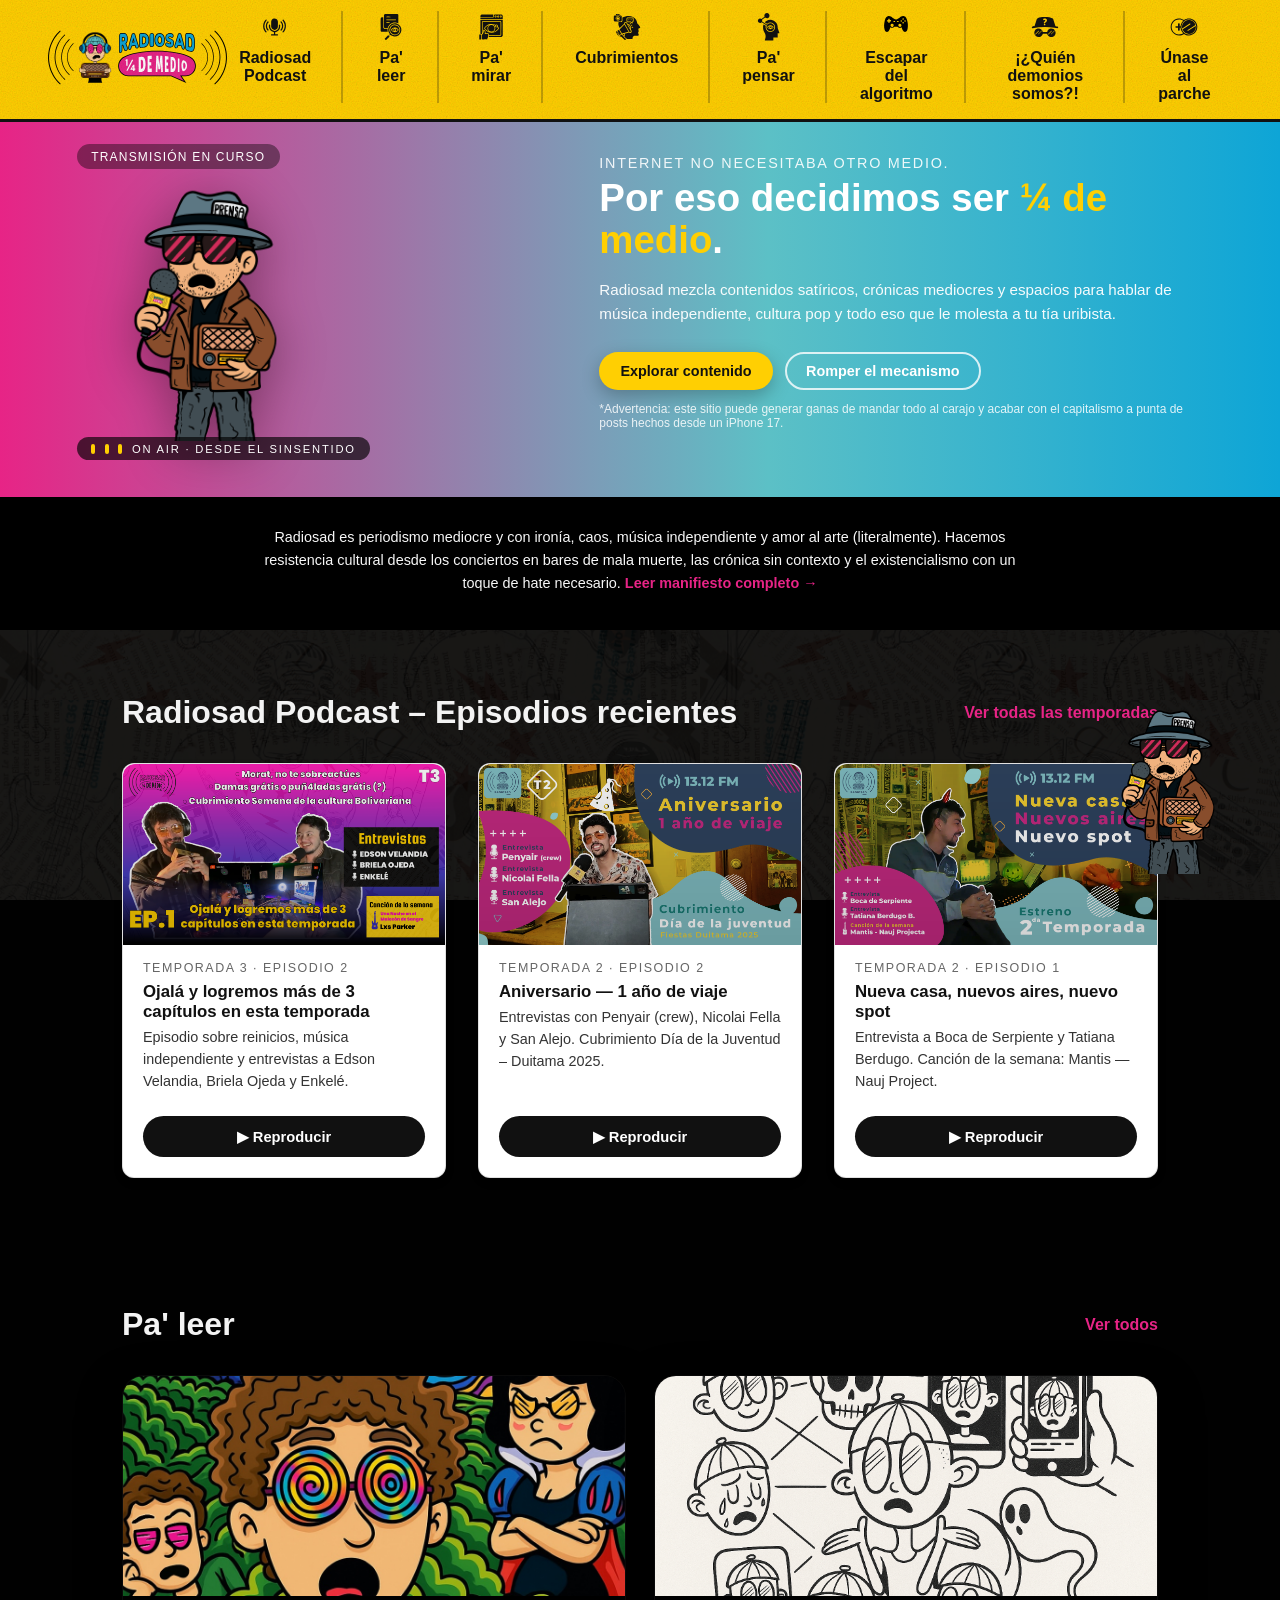
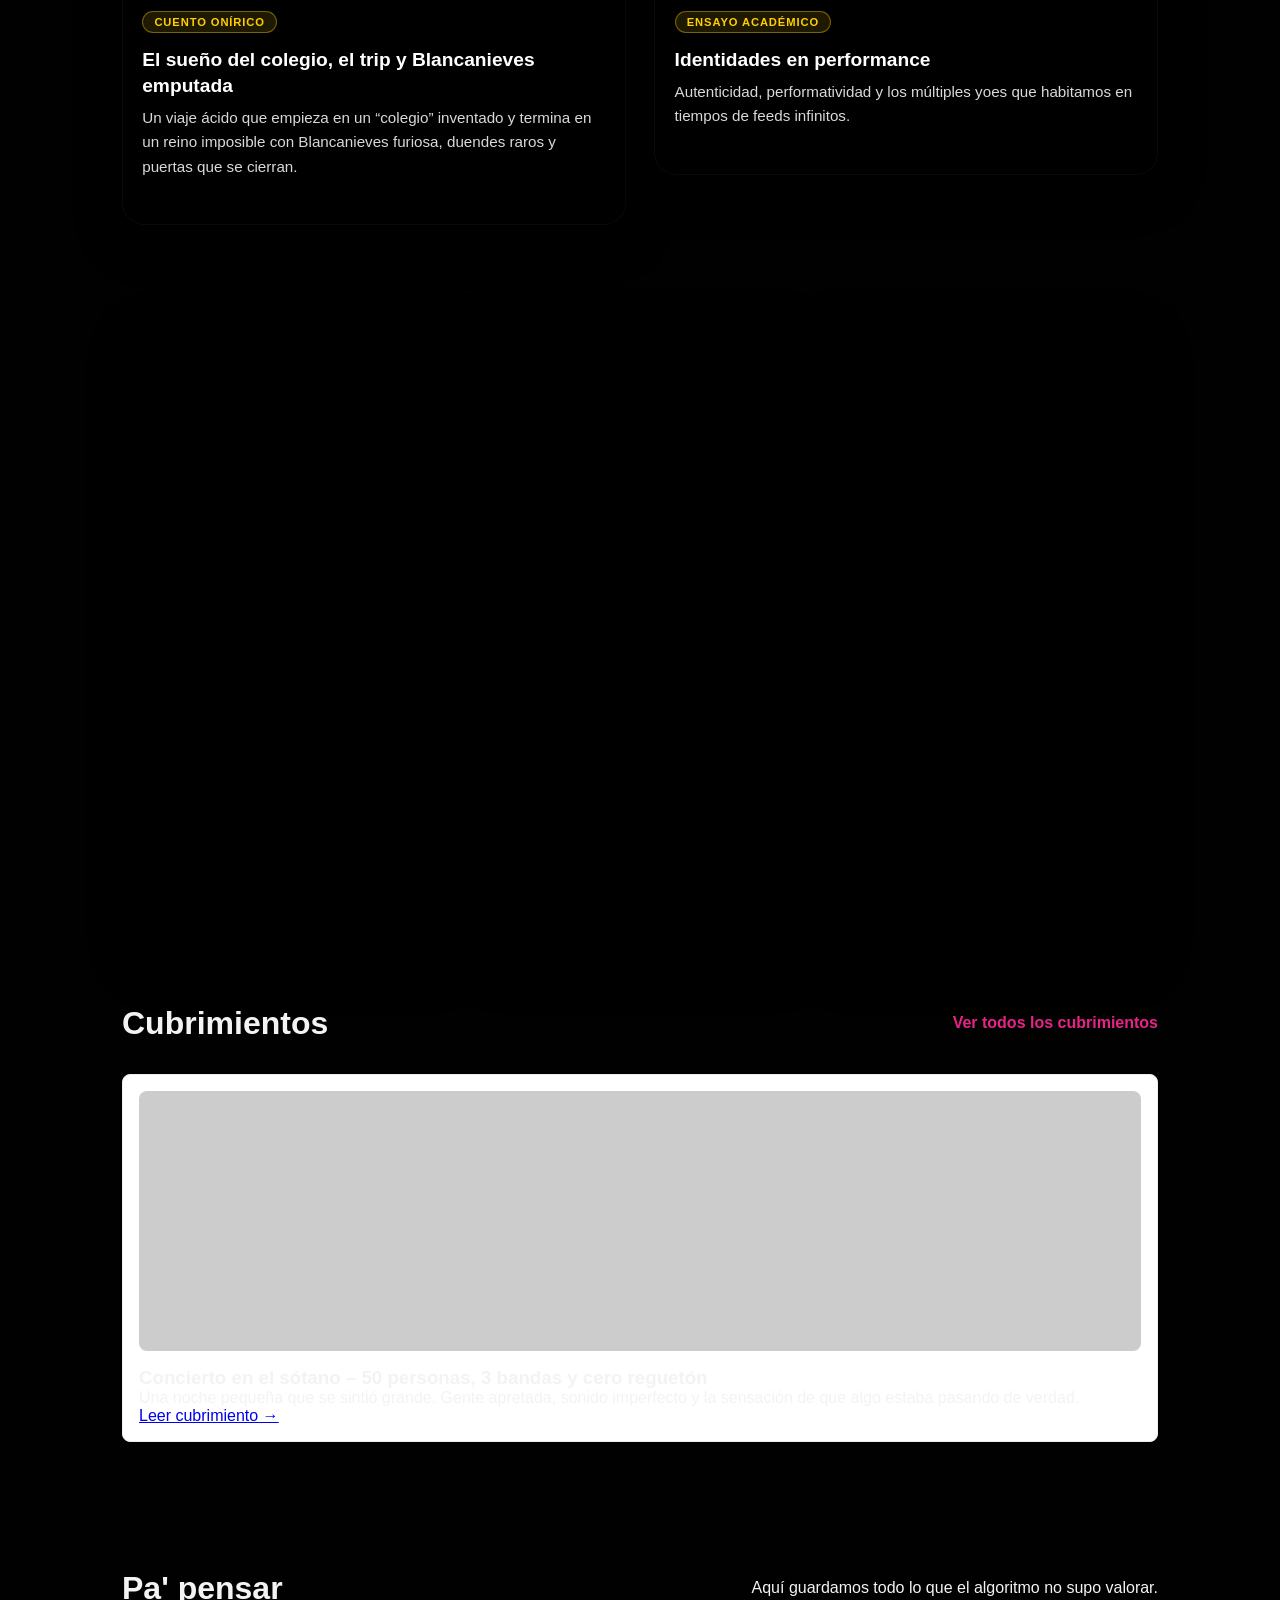
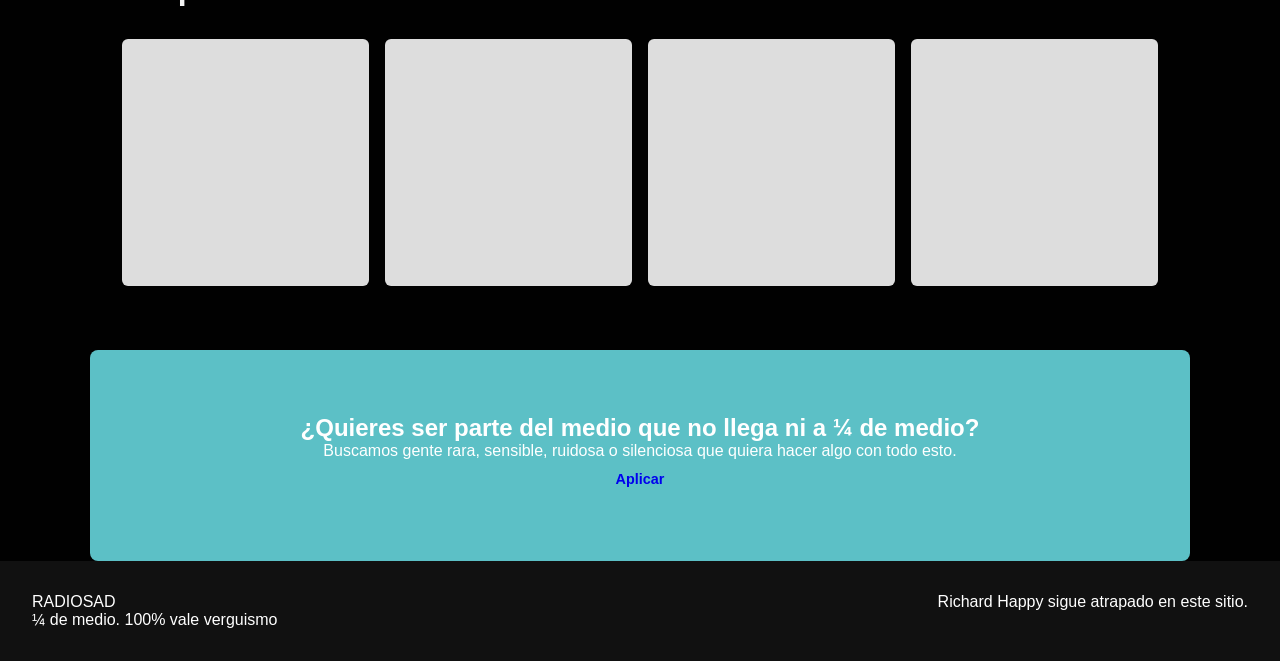
<file: index.html>
<!DOCTYPE html>
<html lang="es">
<head>
  <meta charset="UTF-8" />
  <meta name="viewport" content="width=device-width, initial-scale=1" />
  <title>Radiosad ¼ de Medio</title>
  <link rel="stylesheet" href="styles.css" />
</head>
<body>
 
<!-- HEADER -->
<header class="site-header">
  <a href="index.html" class="logo">
    <img src="assets/logo_radiosad.svg" alt="Radiosad logo">
  </a>

  <nav class="main-nav">

    <a href="index.html#programas">
      <span class="nav-icon icon-podcast"></span>
      Radiosad Podcast
    </a>

    <a href="index.html#textos">
      <span class="nav-icon icon-pa-leer"></span>
      Pa' leer
    </a>

        <a href="index.html#galeria">
      <span class="nav-icon icon-pa-mirar"></span>
      Pa' mirar
    </a>

    <a href="index.html#cubrimientos">
      <span class="nav-icon icon-cubrimientos"></span>
      Cubrimientos
    </a>

    <a href="index.html#feed">
      <span class="nav-icon icon-pa-pensar"></span>
      Pa' pensar
    </a>



   <a href="juego_escapa_algoritmo.html">
 <span class="nav-icon icono-juego">
  <img src="assets/icono_escapar_algoritmo.svg" alt="Ícono juego">
</span>
  Escapar del algoritmo
</a>

    <a href="index.html#sobre">
      <span class="nav-icon icon-quien"></span>
      ¡¿Quién demonios somos?!
    </a>

    <a href="index.html#serparte">
      <span class="nav-icon icon-unase"></span>
      Únase al parche
    </a>

   

  </nav>
</header>

<main>

    <!-- HERO -->
    <section class="hero">
  <div class="hero-inner">
    <div class="hero-left">
      <div class="hero-tag">Transmisión en curso</div>
      <img src="assets/richard_happy.png" alt="Richard Happy reportando">
      <div class="hero-signal">
        <span></span><span></span><span></span>
        <p>ON AIR · Desde el sinsentido</p>
      </div>
    </div>

    <div class="hero-right">
      <p class="hero-kicker">Internet no necesitaba otro medio.</p>
      <h1 class="hero-title">
        Por eso decidimos ser <span>¼ de medio</span>.
      </h1>
      <p class="hero-subtitle">
        Radiosad mezcla contenidos satíricos, crónicas mediocres y espacios para hablar de música independiente,
        cultura pop y todo eso que le molesta a tu tía uribista.
      </p>

      <div class="hero-buttons">
  <a href="#programas" class="btn btn-primary">Explorar contenido</a>
  <a href="manifiesto.html" class="btn btn-ghost">Romper el mecanismo</a>
</div>

      <p class="hero-footnote">
        *Advertencia: este sitio puede generar ganas de mandar todo al carajo y acabar con el capitalismo a punta de posts hechos desde un iPhone 17.
      </p>
    </div>
  </div>
</section>

<section class="intro-blurb">
  <p>
    Radiosad es periodismo mediocre y con ironía, caos, música independiente y amor al arte (literalmente). Hacemos resistencia cultural
    desde los conciertos en bares de mala muerte, las crónica sin contexto y el existencialismo con un toque de hate necesario.
    <a href="manifiesto.html">Leer manifiesto completo →</a>
  </p>
</section>

    <!-- MINI MANIFIESTO
    <section class="mini-manifiesto" id="manifiesto-preview">
      <p>
        Radiosad es ironía, caos suave y música independiente. Hacemos resistencia cultural
        desde el meme, la crónica y el sinsentido necesario.
      </p>
      <a href="manifiesto.html" class="link-manifiesto">Leer manifiesto completo →</a>
    </section> -->

    <!-- PROGRAMAS (EPISODIOS RECIENTES) -->
    <section class="bloque" id="programas">
  <div class="bloque-header">
    <h2>Radiosad Podcast – Episodios recientes</h2>
    <a href="radiosad-podcast.html" class="link-ver-todo">
      Ver todas las temporadas
    </a>
  </div>

  <div class="grid-programas">

  <!-- TARJETA 1 -->
<article class="episode-card"
  data-title="Ojalá y logremos más de 3 capítulos en esta temporada"
  data-meta="Temporada 3 · Episodio 2"
  data-audio="assets/audios/t3_e1.mp3">

  <div class="episode-cover"
       style="background-image: url('assets/portada_youtube_t3_e1.png');">
  </div>

  <div class="episode-meta">Temporada 3 · Episodio 2</div>

  <h3 class="episode-title">Ojalá y logremos más de 3 capítulos en esta temporada</h3>

  <p class="episode-desc">
    Episodio sobre reinicios, música independiente y entrevistas a Edson Velandia,
    Briela Ojeda y Enkelé.
  </p>

  <button class="episode-play">▶ Reproducir</button>
</article>


<!-- TARJETA 2 -->
<article class="episode-card"
  data-title="Aniversario — 1 año de viaje"
  data-meta="Temporada 2 · Episodio 2"
  data-audio="assets/audios/t2_e2.mp3">

  <div class="episode-cover"
       style="background-image: url('assets/portada_youtube_t2_e2.png');">
  </div>

  <div class="episode-meta">Temporada 2 · Episodio 2</div>

  <h3 class="episode-title">Aniversario — 1 año de viaje</h3>

  <p class="episode-desc">
    Entrevistas con Penyair (crew), Nicolai Fella y San Alejo.  
    Cubrimiento Día de la Juventud – Duitama 2025.
  </p>

  <button class="episode-play">▶ Reproducir</button>
</article>


<!-- TARJETA 3 -->
<article class="episode-card"
  data-title="Nueva casa, nuevos aires, nuevo spot"
  data-meta="Temporada 2 · Episodio 1"
  data-audio="assets/audios/t2_e1.mp3">

  <div class="episode-cover"
       style="background-image: url('assets/portada_youtube_t2_e1.png');">
  </div>

  <div class="episode-meta">Temporada 2 · Episodio 1</div>

  <h3 class="episode-title">Nueva casa, nuevos aires, nuevo spot</h3>

  <p class="episode-desc">
    Entrevista a Boca de Serpiente y Tatiana Berdugo.  
    Canción de la semana: Mantis — Nauj Project.
  </p>

  <button class="episode-play">▶ Reproducir</button>
</article>

</div>
</section>

    <!-- TEXTOS Y RESEÑAS -->
    <section class="bloque" id="textos">
  <div class="bloque-header">
    <h2>Pa' leer</h2>
    <a href="#" class="link-ver-todo">Ver todos</a>
  </div>

  <div class="grid-textos">

    <!-- TARJETA 1 · CUENTO ONÍRICO -->
    <a href="texto_cuento_blancanieves.html" class="card-texto-link">
      <article class="card-texto">
        <div class="thumb"
             style="background-image: url('assets/ilustracion_texto_blancanieves.jpg');">
        </div>

        <span class="tag-texto">Cuento onírico</span>

        <h3>El sueño del colegio, el trip y Blancanieves emputada</h3>
        <p>
          Un viaje ácido que empieza en un “colegio” inventado y termina en
          un reino imposible con Blancanieves furiosa, duendes raros
          y puertas que se cierran.
        </p>
      </article>
    </a>

    <!-- TARJETA 2 · ENSAYO ACADÉMICO -->
    <a href="texto_identidades.html" class="card-texto-link">
      <article class="card-texto">
        <div class="thumb"
             style="background-image: url('assets/ilustracion_identidades.png');">
        </div>

        <span class="tag-texto">Ensayo académico</span>

        <h3>Identidades en performance</h3>
        <p>
          Autenticidad, performatividad y los múltiples yoes que habitamos
          en tiempos de feeds infinitos.
        </p>
      </article>
    </a>

  </div>
</section>

  <!-- GALERÍA -->
  <!-- 
  <section class="bloque" id="galeria">
      <div class="bloque-header">
        <h2>Pa' mirar</h2>
      </div>

      <div class="galeria-carrusel">
        <div class="foto"></div>
        <div class="foto"></div>
        <div class="foto"></div>
      </div>
-->
   <!-- TARJETAS TIKTOK -->
<div class="tiktok-gallery">

  <!-- TIKTOK #1 -->
  <div class="tiktok-card">
    <blockquote 
      class="tiktok-embed"
      cite="https://www.tiktok.com/@radiosad.fm/video/7539330722905984312"
      data-video-id="7539330722905984312"
      style="width: 100%; min-width: 100%;">
      <section></section>
    </blockquote>
  </div>

  <!-- TIKTOK #2 -->
  <div class="tiktok-card">
    <blockquote 
      class="tiktok-embed"
      cite="https://www.tiktok.com/@radiosad.fm/video/7371975963141377285"
      data-video-id="7371975963141377285"
      style="width: 100%; min-width: 100%;">
      <section></section>
    </blockquote>
  </div>

  <!-- TIKTOK #3 -->
  <div class="tiktok-card">
    <blockquote 
      class="tiktok-embed"
      cite="https://www.tiktok.com/@radiosad.fm/video/7544885582137281848"
      data-video-id="7544885582137281848"
      style="width: 100%; min-width: 100%;">
      <section></section>
    </blockquote>
  </div>

</div>
    </section>

    <!-- CUBRIMIENTOS -->
    <section class="bloque" id="cubrimientos">
      <div class="bloque-header">
        <h2>Cubrimientos</h2>
        <a href="#" class="link-ver-todo">Ver todos los cubrimientos</a>
      </div>

      <article class="card-cobertura">
        <div class="foto-grande"></div>
        <h3>Concierto en el sótano – 50 personas, 3 bandas y cero reguetón</h3>
        <p>
          Una noche pequeña que se sintió grande. Gente apretada, sonido imperfecto
          y la sensación de que algo estaba pasando de verdad.
        </p>
        <a href="#" class="link-leer">Leer cubrimiento →</a>
      </article>
    </section>

    <!-- FEED VISUAL -->
    <section class="bloque" id="feed-visual">
      <div class="bloque-header">
        <h2>Pa' pensar</h2>
        <p class="bloque-sub">Aquí guardamos todo lo que el algoritmo no supo valorar.</p>
      </div>

      <div class="grid-feed">
        <div class="feed-item"></div>
        <div class="feed-item"></div>
        <div class="feed-item"></div>
        <div class="feed-item"></div>
      </div>
    </section>    

    <!-- SER PARTE -->
    <section class="bloque ser-parte" id="ser-parte">
      <h2>¿Quieres ser parte del medio que no llega ni a ¼ de medio?</h2>
      <p>Buscamos gente rara, sensible, ruidosa o silenciosa que quiera hacer algo con todo esto.</p>
      <a href="#" class="btn primario">Aplicar</a>
    </section>

  </main>

  <!-- FOOTER -->
  <footer class="site-footer">
    <div class="footer-left">
      <div class="logo-footer">RADIOSAD</div>
      <p>¼ de medio. 100% vale verguismo</p>
    </div>
    <div class="footer-right">
      <p>Richard Happy sigue atrapado en este sitio.</p>
    </div>
  </footer>

  <!-- RICHARD HAPPY AVATAR FLOTANTE -->
  <div class="richard-floating" id="richard">
    <!-- Imagen pequeña de Richard aquí -->
    <div class="richard-bubble" id="richard-bubble"></div>
  </div>

  <script src="script.js"></script>

<!-- MINI-PLAYER RADIOSAD 
<div class="mini-player" id="miniPlayer">
  <div class="mini-player-inner">
    <button class="mini-player-btn" id="miniPlayerToggle">⏸</button>
    <div class="mini-player-text">
      <div class="mini-player-meta" id="miniPlayerMeta">Temporada X · Episodio X</div>
      <div class="mini-player-title" id="miniPlayerTitle">Título del episodio</div>
    </div>
    <button class="mini-player-close" id="miniPlayerClose">✕</button>
  </div>
</div>
-->
<script>
  // -----------------------------
  //  Selección de elementos
  // -----------------------------
  const cards = document.querySelectorAll('.episode-card');
  const miniPlayer = document.getElementById('miniPlayer');
  const miniPlayerTitle = document.getElementById('miniPlayerTitle');
  const miniPlayerMeta = document.getElementById('miniPlayerMeta');
  const miniPlayerToggle = document.getElementById('miniPlayerToggle');
  const miniPlayerClose = document.getElementById('miniPlayerClose');
  

  // Un único reproductor de audio para todo el sitio
  const audio = new Audio();
  audio.preload = 'metadata';

  let currentCard = null;
  let isPlaying = false;

  // -----------------------------
  //  Helpers de UI
  // -----------------------------
  function showMiniPlayer(title, meta) {
    miniPlayerTitle.textContent = title;
    miniPlayerMeta.textContent = meta;
    miniPlayer.classList.add('is-visible');
    miniPlayerToggle.textContent = '⏸';
    isPlaying = true;
  }

  function resetAllCards() {
    cards.forEach(c => {
      c.classList.remove('is-playing');
      const btn = c.querySelector('.episode-play');
      if (btn) btn.textContent = '▶ Reproducir';
    });
  }

  function hideMiniPlayer() {
    miniPlayer.classList.remove('is-visible');
    isPlaying = false;
    currentCard = null;
    audio.pause();
    resetAllCards();
  }

  // -----------------------------
  //  Reproducir / pausar audio
  // -----------------------------
  function playCard(card) {
    const btn = card.querySelector('.episode-play');
    const src = card.dataset.audio;

    if (!btn) return;

    // Si no hay audio definido, solo hacemos el efecto visual
    if (!src) {
      resetAllCards();
      currentCard = card;
      isPlaying = true;
      card.classList.add('is-playing');
      btn.textContent = '⏸ Reproduciendo…';

      const title = card.dataset.title || card.querySelector('.episode-title')?.textContent || '';
      const meta  = card.dataset.meta  || card.querySelector('.episode-meta')?.textContent  || '';

      showMiniPlayer(title, meta);
      return;
    }

    // Si cambiamos de episodio, cambiamos la fuente de audio
    if (audio.src !== src) {
      audio.src = src;
    }

    audio
      .play()
      .then(() => {
        resetAllCards();
        currentCard = card;
        isPlaying = true;
        card.classList.add('is-playing');
        btn.textContent = '⏸ Reproduciendo…';
        miniPlayerToggle.textContent = '⏸';

        const title = card.dataset.title || card.querySelector('.episode-title')?.textContent || '';
        const meta  = card.dataset.meta  || card.querySelector('.episode-meta')?.textContent  || '';
        showMiniPlayer(title, meta);
      })
      .catch(err => {
        console.warn('No se pudo reproducir el audio:', err);
      });
  }

  function pauseCurrent() {
    if (!currentCard) return;
    const btn = currentCard.querySelector('.episode-play');
    audio.pause();
    isPlaying = false;
    currentCard.classList.remove('is-playing');
    if (btn) btn.textContent = '▶ Reproducir';
    miniPlayerToggle.textContent = '▶';
  }

  // Cuando termina el audio, dejamos todo en estado "pausado"
  audio.addEventListener('ended', () => {
    isPlaying = false;
    if (currentCard) {
      const btn = currentCard.querySelector('.episode-play');
      currentCard.classList.remove('is-playing');
      if (btn) btn.textContent = '▶ Reproducir';
    }
    miniPlayerToggle.textContent = '▶';
  });

  // -----------------------------
  //  LÓGICA DE TARJETAS
  // -----------------------------
  cards.forEach(card => {
    const btn = card.querySelector('.episode-play');
    if (!btn) return;

    // A) Clic en toda la tarjeta = disparar botón
    card.addEventListener('click', (e) => {
      if (e.target.closest('.episode-play')) return;
      btn.click();
    });

    // B) Clic en el botón de la tarjeta
    btn.addEventListener('click', (e) => {
      e.stopPropagation();

      // Si es la misma tarjeta que suena ahora
      if (currentCard === card) {
        if (isPlaying) {
          // Estaba sonando → pausar
          pauseCurrent();
        } else {
          // Estaba en pausa → reanudar
          playCard(card);
        }
        return;
      }

      // Es otra tarjeta → cambiar de episodio
      playCard(card);
    });
  });

  // -----------------------------
  //  MINI-PLAYER: botón play/pausa
  // -----------------------------
  miniPlayerToggle.addEventListener('click', () => {
    if (!currentCard) return;

    if (isPlaying) {
      pauseCurrent();
    } else {
      playCard(currentCard);
    }
  });

  // Cerrar mini-player
  miniPlayerClose.addEventListener('click', hideMiniPlayer);
</script>

<script async src="https://www.tiktok.com/embed.js"></script>

</body>
</html>
</file>
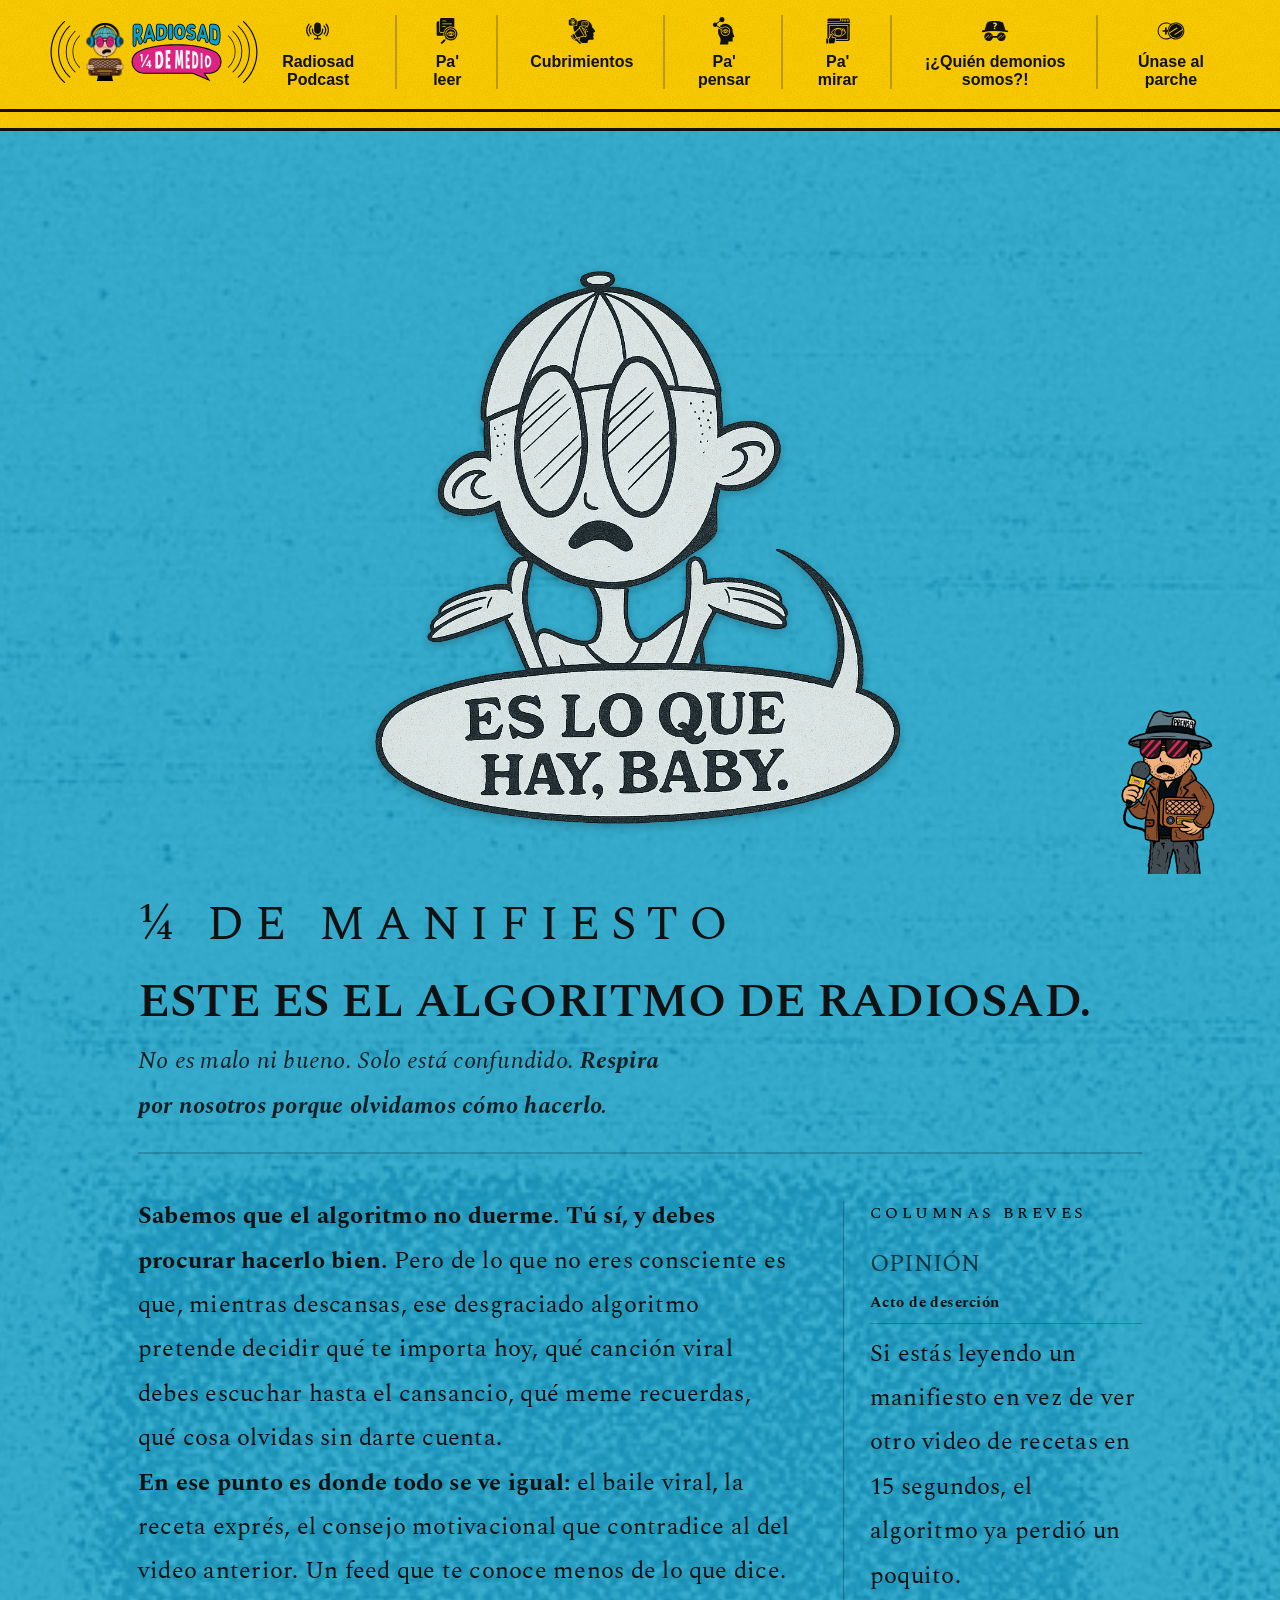
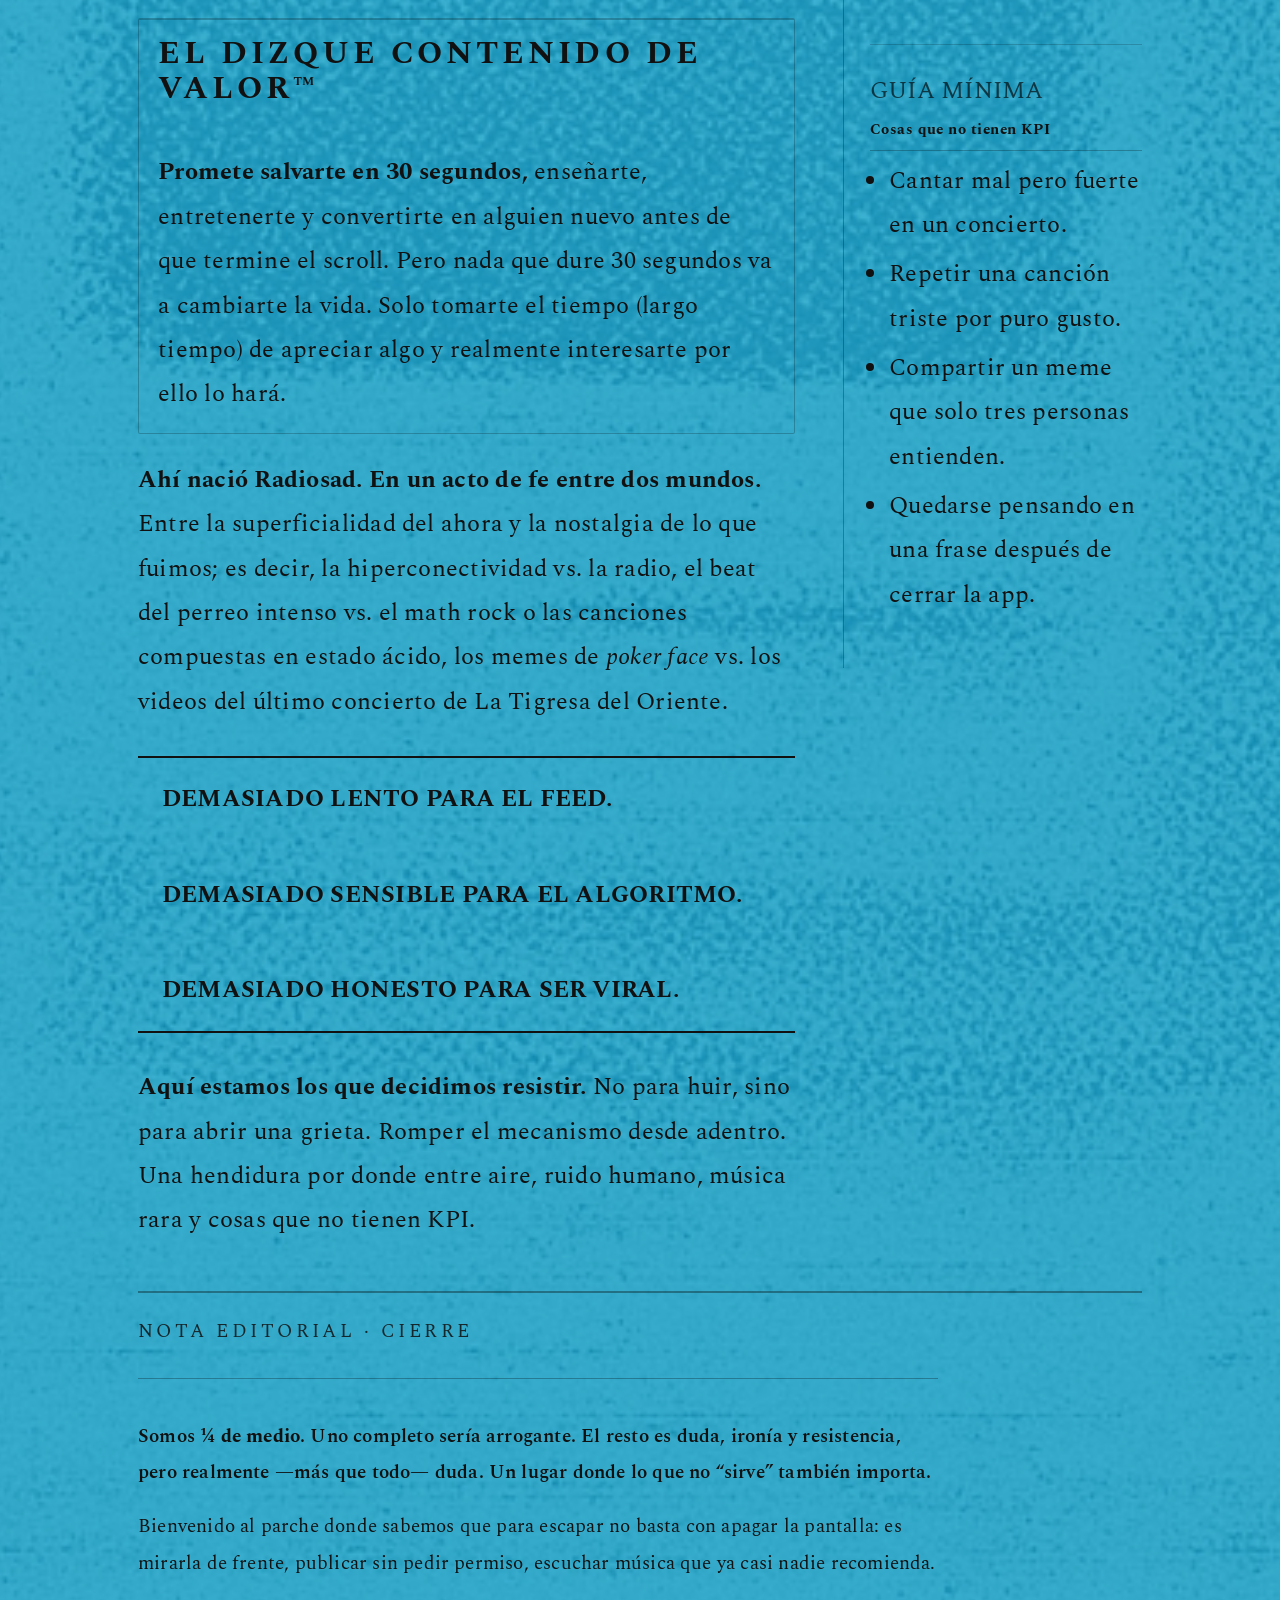
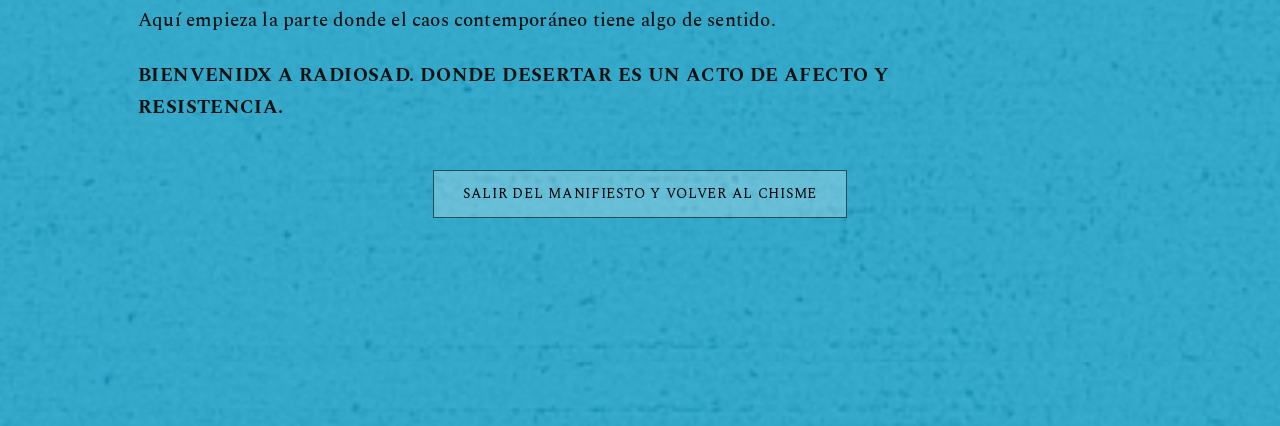
<file: manifiesto.html>
<!DOCTYPE html>
<html lang="es">
<head>
  <meta charset="UTF-8" />
  <meta name="viewport" content="width=device-width, initial-scale=1" />
  <title>Manifiesto – Radiosad ¼ de Medio</title>
  <link rel="stylesheet" href="styles.css" />
  <link href="https://fonts.googleapis.com/css2?family=Spectral:wght@400;500;600;700;800&display=swap" rel="stylesheet">
</head>
<body class="manifiesto-page">
  <!-- HEADER SIMPLE -->
 <header class="site-header">
  <a href="index.html" class="logo">
    <img src="assets/logo_radiosad.svg" alt="Radiosad logo">
  </a>

  <nav class="main-nav">
    <!-- AQUÍ TIENES AÚN LOS LINKS ANTIGUOS -->
  </nav>
</header>

  <header class="site-header">
    <a href="index.html" class="logo">
  <img src="assets/logo_radiosad.svg" alt="Radiosad logo">
</a>
   <nav class="main-nav">

  <a href="index.html#programas">
    <span class="nav-icon icon-podcast"></span>
    Radiosad Podcast
  </a>

  <a href="index.html#textos">
    <span class="nav-icon icon-pa-leer"></span>
    Pa' leer
  </a>

  <a href="index.html#cubrimientos">
    <span class="nav-icon icon-cubrimientos"></span>
    Cubrimientos
  </a>

  <a href="index.html#feed">
    <span class="nav-icon icon-pa-pensar"></span>
    Pa' pensar
  </a>

  <a href="index.html#galeria">
    <span class="nav-icon icon-pa-mirar"></span>
    Pa' mirar
  </a>

  <a href="index.html#sobre">
    <span class="nav-icon icon-quien"></span>
    ¡¿Quién demonios somos?!
  </a>

  <a href="index.html#serparte">
    <span class="nav-icon icon-unase"></span>
    Únase al parche
  </a>

</nav>

  </header>

<section class="manifiesto-page">
  <div class="newspaper-container">

    <div class="newspaper-opener">
  <img src="assets/es_lo_que_hay.png" alt="Es lo que hay, baby" class="es-lo-que-hay-img">
</div>

    <!-- CABECERA TIPO PERIÓDICO -->
    <header class="newspaper-header">
      <p class="newspaper-kicker">¼ DE MANIFIESTO</p>
      <h1 class="newspaper-title">ESTE ES EL ALGORITMO DE RADIOSAD.</h1>
      <p class="newspaper-intro">
        No es malo ni bueno. Solo está confundido. <strong>Respira por nosotros porque olvidamos cómo hacerlo.</strong>
      </p>
    </header>

    <!-- GRID: COLUMNA PRINCIPAL + COLUMNA LATERAL -->
    <div class="newspaper-grid">

      <!-- COLUMNA PRINCIPAL -->
      <div class="newspaper-main">
        <p>
          <strong>Sabemos que el algoritmo no duerme. Tú sí, y debes procurar hacerlo bien.</strong> Pero de lo que no
          eres consciente es que, mientras descansas, ese desgraciado algoritmo pretende decidir qué te
          importa hoy, qué canción viral debes escuchar hasta el cansancio, qué meme recuerdas, qué cosa
          olvidas sin darte cuenta.
        </p>

        <p>
          <strong>En ese punto es donde todo se ve igual:</strong> el baile viral, la receta exprés, el consejo motivacional
          que contradice al del video anterior. Un feed que te conoce menos de lo que dice.
        </p>

        <p class="mfz-callout-inline">
          <span class="mfz-label-hand">El dizque contenido de valor™</span><br>
          <strong>Promete salvarte en 30 segundos,</strong> enseñarte, entretenerte y convertirte en alguien nuevo antes de que termine
          el scroll. Pero nada que dure 30 segundos va a cambiarte la vida. Solo tomarte el tiempo (largo tiempo) de
          apreciar algo y realmente interesarte por ello lo hará.
        </p>

        <p>
          <strong>Ahí nació Radiosad. En un acto de fe entre dos mundos.</strong> Entre la superficialidad del ahora y la nostalgia de lo que fuimos; es decir,
          la hiperconectividad vs. la radio, el beat del perreo intenso vs. el math rock o las canciones compuestas en
          estado ácido, los memes de <em>poker face</em> vs. los videos del último concierto de La Tigresa del Oriente.
          
        </p>

        <p class="mfz-three-lines">
          <strong><span>Demasiado lento para el feed.</span><br>
          <span>Demasiado sensible para el algoritmo.</span><br>
          <span>Demasiado honesto para ser viral.</span></strong>
        </p>

        <p>
          <strong>Aquí estamos los que decidimos resistir.</strong> No para huir, sino para abrir una grieta. Romper el mecanismo desde
          adentro. Una hendidura por donde entre aire, ruido humano, música rara y cosas que no tienen KPI.
        </p>
      </div>

      <!-- COLUMNA LATERAL TIPO PERIÓDICO -->
      <aside class="newspaper-side">
        <p class="side-kicker">Columnas breves</p>

        <article class="news-box">
          <header class="news-box-header">
            <p class="news-box-section">Opinión</p>
            <h3 class="news-box-title">Acto de deserción</h3>
          </header>
          <p>
            Si estás leyendo un manifiesto en vez de ver otro video de recetas en 15 segundos,
            el algoritmo ya perdió un poquito.
          </p>
        </article>

        <article class="news-box">
          <header class="news-box-header">
            <p class="news-box-section">Guía mínima</p>
            <h3 class="news-box-title">Cosas que no tienen KPI</h3>
          </header>
          <ul>
            <li>Cantar mal pero fuerte en un concierto.</li>
            <li>Repetir una canción triste por puro gusto.</li>
            <li>Compartir un meme que solo tres personas entienden.</li>
            <li>Quedarse pensando en una frase después de cerrar la app.</li>
          </ul>
        </article>
      </aside>

    </div><!-- /.newspaper-grid -->

    <!-- PIE DEL MANIFIESTO -->
    <div class="newspaper-closer">
  <span>NOTA EDITORIAL · CIERRE</span>
</div>
    <footer class="newspaper-footer">
      <p>
        Somos <strong>¼ de medio</strong>. Uno completo sería arrogante.
        El resto es duda, ironía y resistencia, pero realmente —más que todo— duda.
        Un lugar donde lo que no “sirve” también importa.
      </p>
      <p>
        Bienvenido al parche donde sabemos que para escapar no basta con apagar la pantalla:
        es mirarla de frente, publicar sin pedir permiso, escuchar música que ya casi nadie recomienda.
      <p class="mfz-signoff">
  Aquí empieza la parte donde el caos contemporáneo tiene algo de sentido.
</p>

<p class="mfz-signoff strong-signoff">
  Bienvenidx a Radiosad. Donde desertar es un acto de afecto y resistencia.
</p>
    </footer>
    <div class="newspaper-return">
  <a href="index.html">Salir del manifiesto y volver al chisme</a>
</div>
  </div><!-- /.newspaper-container -->
</section>

</section> <!-- AHORA SÍ, aquí cierra todo -->

  <!-- RICHARD STICKER FANZINE -->
  <img src="assets/richard_happy.png"
       alt="Richard Happy sticker"
       class="mfz-sticker">
</main>

  <!-- RICHARD HAPPY AVATAR FLOTANTE -->
  <div class="richard-floating" id="richard">
    <div class="richard-bubble" id="richard-bubble"></div>
  </div>

  <script src="script.js"></script>
</body>
</html>
</file>
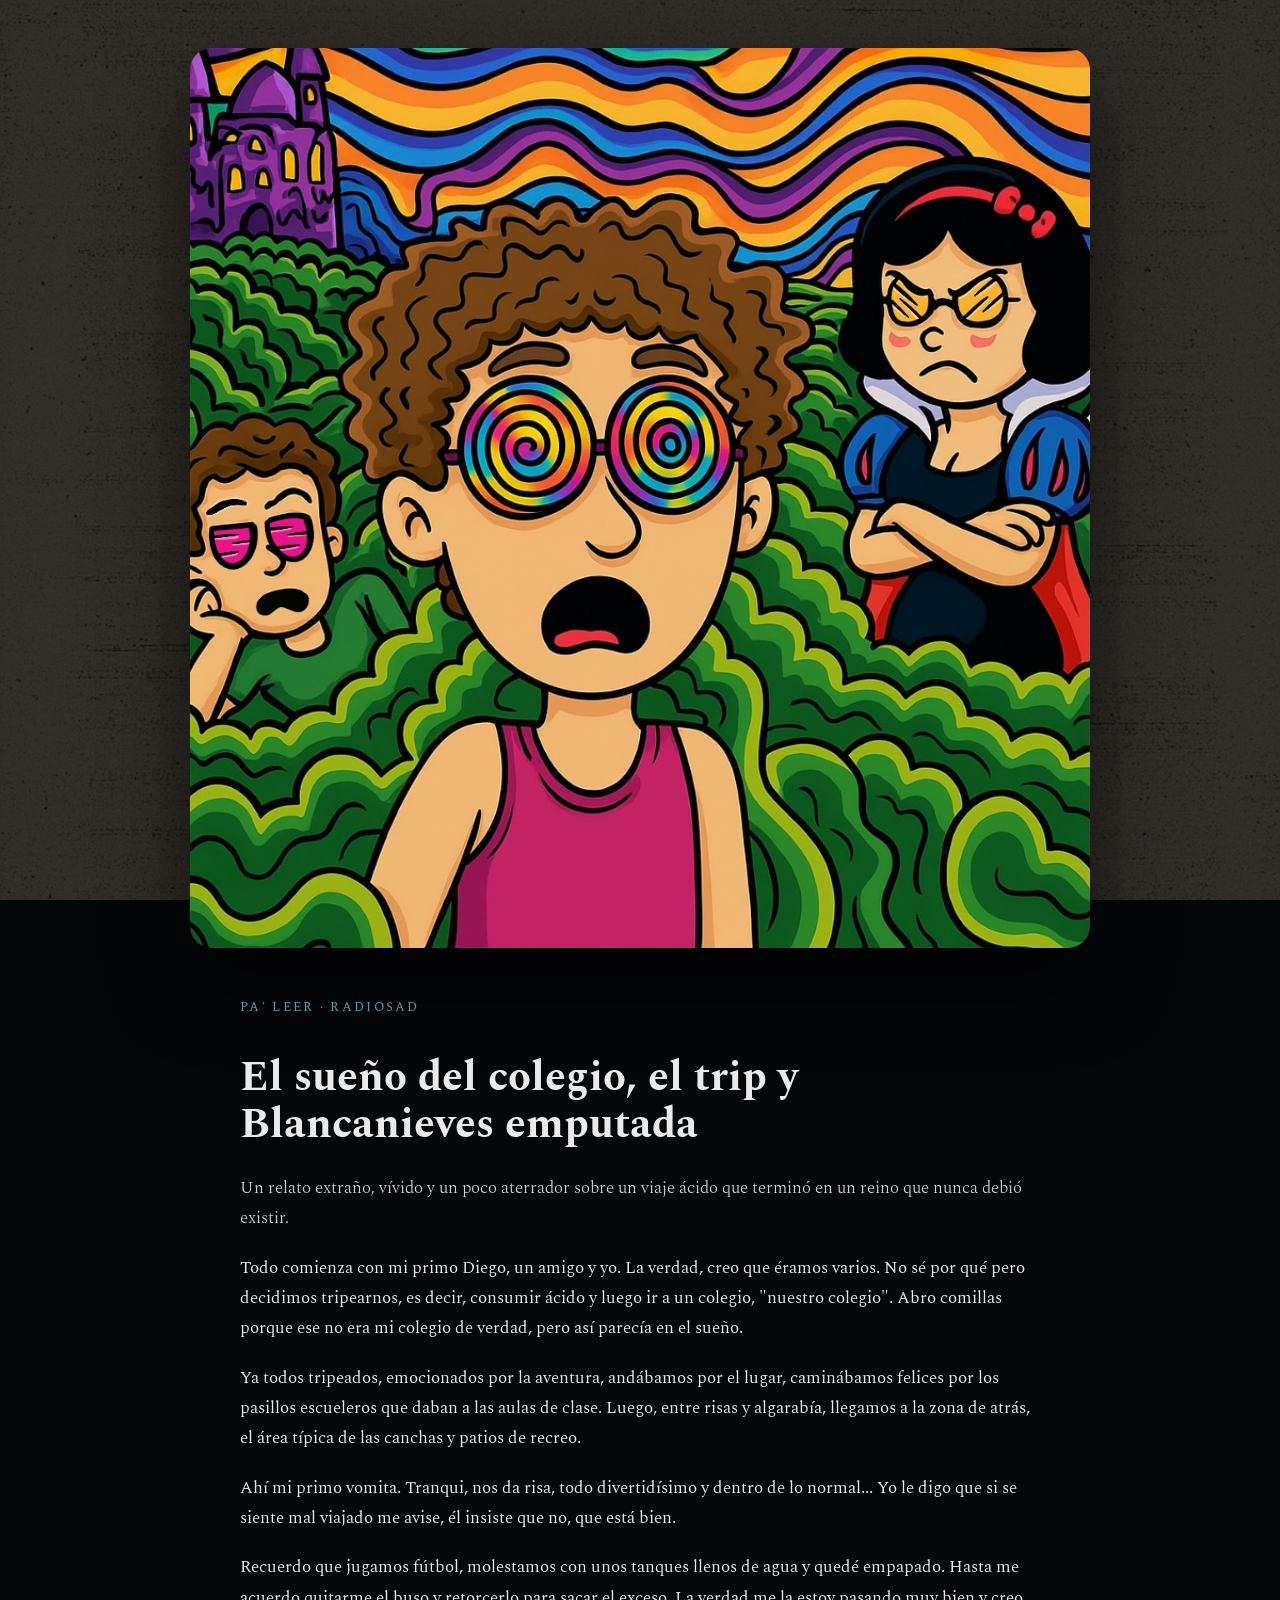
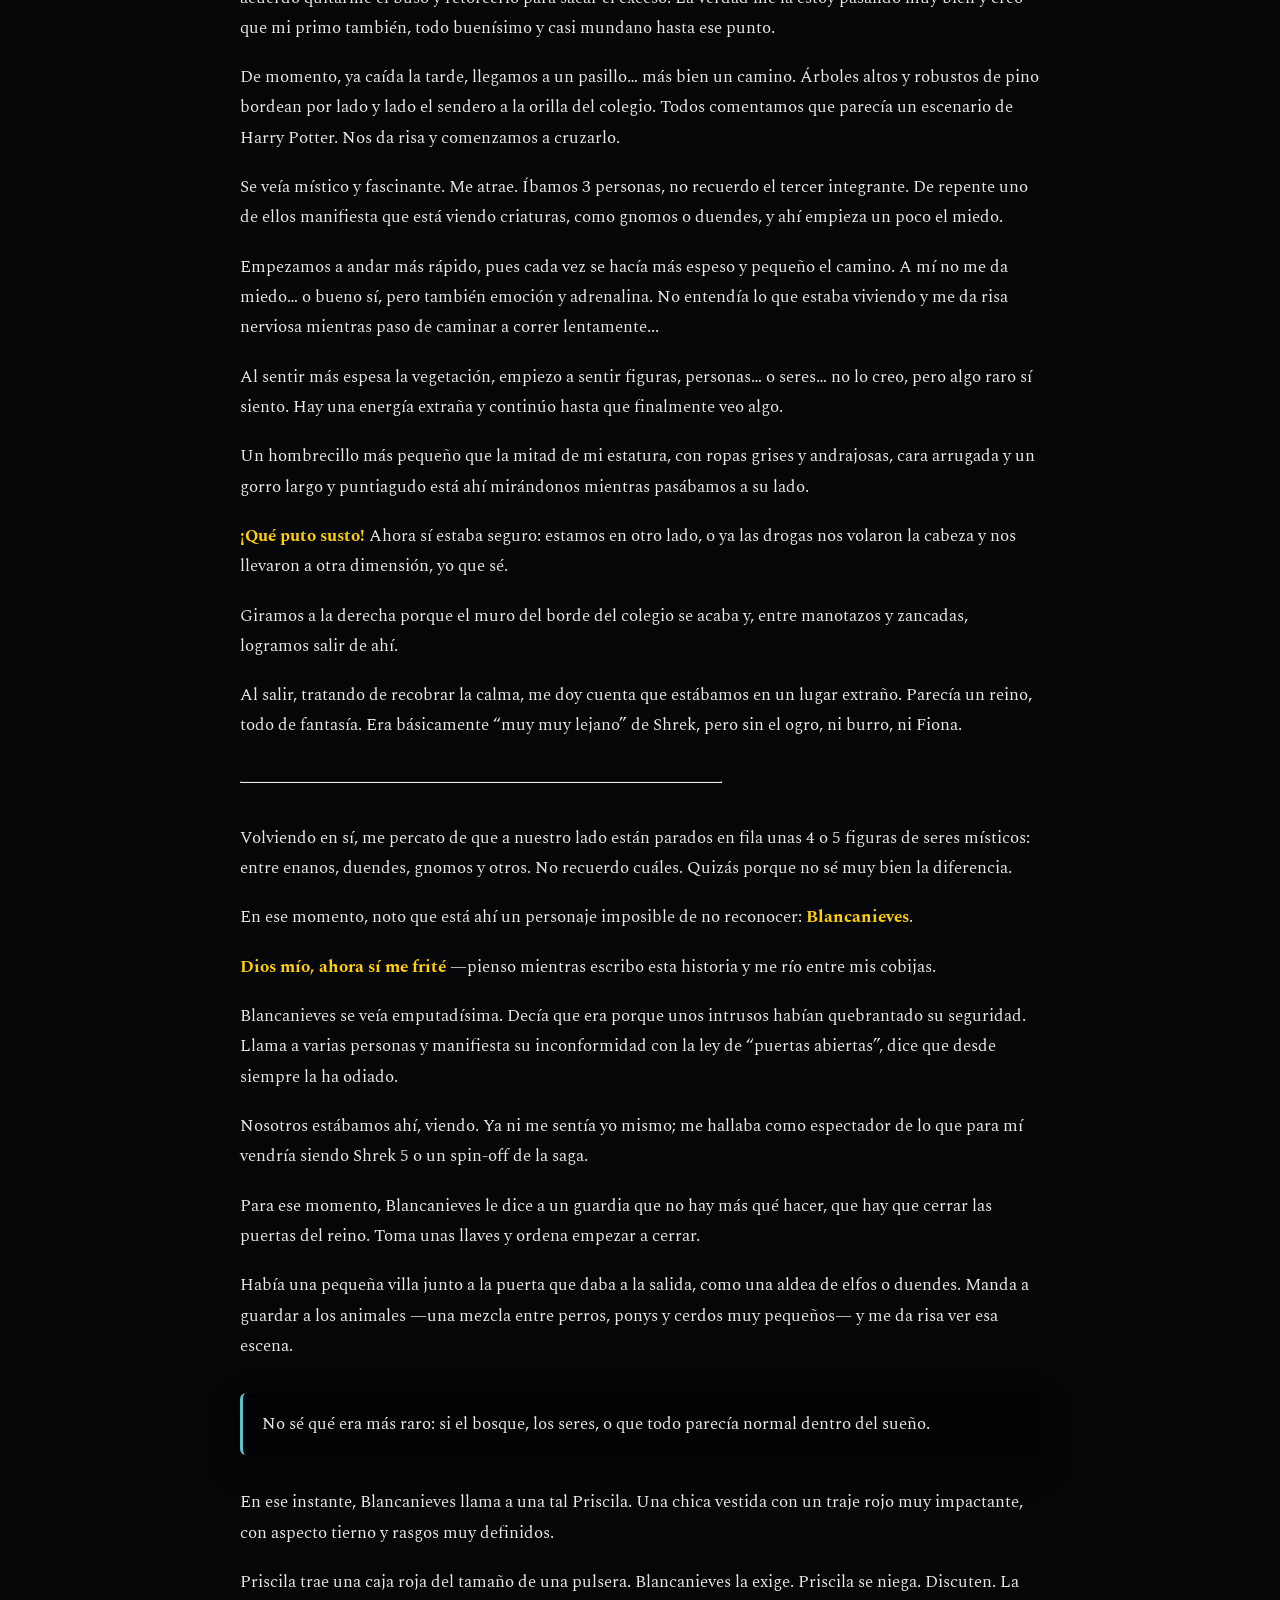
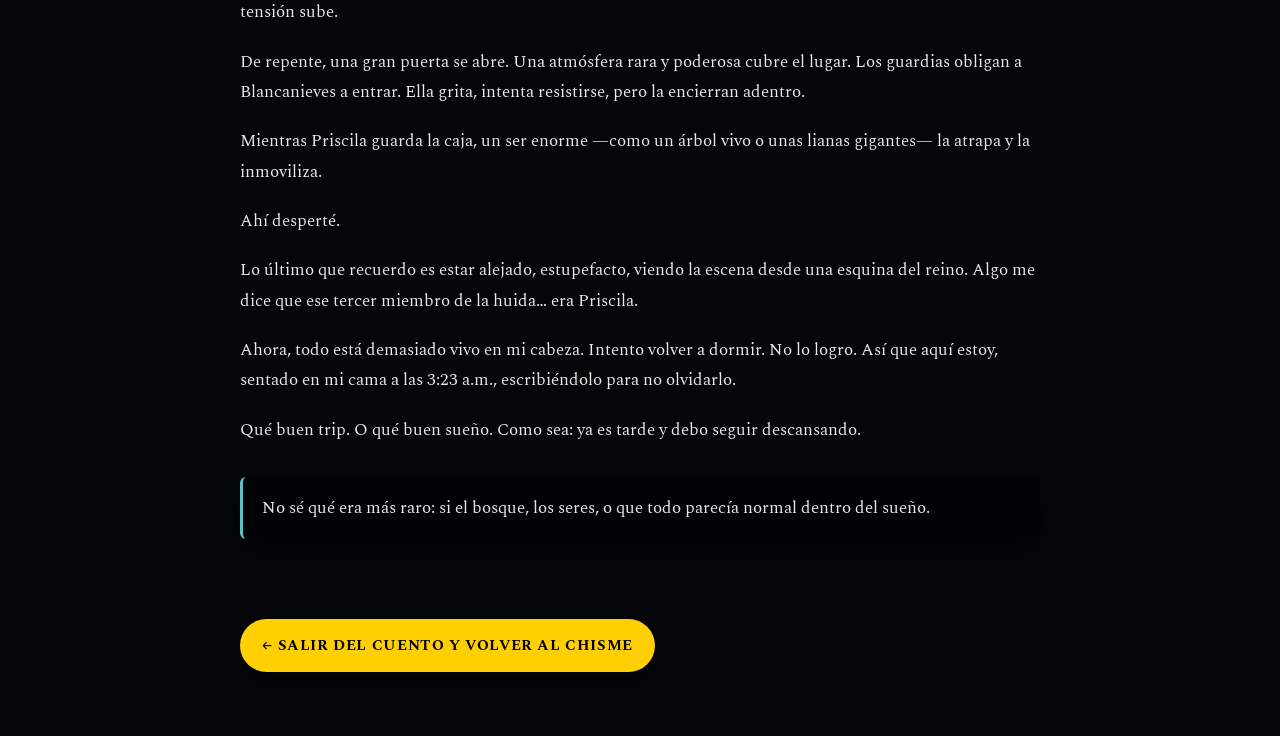
<file: texto_cuento_blancanieves.html>
<!DOCTYPE html>
<html lang="es">
<head>
  <meta charset="UTF-8" />
  <meta name="viewport" content="width=device-width, initial-scale=1.0" />
  <title>Pa' leer · El sueño del colegio y Blancanieves</title>

  <!-- Tipografía -->
  <link href="https://fonts.googleapis.com/css2?family=Spectral:wght@300;400;600;700&display=swap" rel="stylesheet">

  <!-- ESTILOS DEL CUENTO -->
  <style>
    /* ======= ESTILO ESPECIAL PARA ARTÍCULOS ======= */

    /* BODY DEL CUENTO */
    .cuento-body {
      position: relative;
      min-height: 100vh;
      margin: 0;
      background: #050608;
      color: #eaeaea;
      font-family: "Spectral", serif;
      overflow-x: hidden;
    }

    /* FONDO ANIMADO */
    .bg-waves {
      position: fixed;
      inset: 0;
      z-index: -8;
      pointer-events: none;

      .bg-waves::before,
.bg-waves::after {
  content: "";
  position: absolute;
  inset: 0;
  background: 
    radial-gradient(circle at 30% 40%, rgba(255,255,255,0.02) 0%, transparent 60%);
  animation: swirl 40s linear infinite;
  mix-blend-mode: overlay;
  opacity: 0.25;
}

.bg-waves::after {
  animation-direction: reverse;
  animation-duration: 55s;
  opacity: 0.18;
}

@keyframes swirl {
  0%   { transform: translate(-10%, -10%) scale(1); }
  50%  { transform: translate(5%, 15%) scale(1.1); }
  100% { transform: translate(-10%, -10%) scale(1); }
}

      background:
        radial-gradient(circle at 0% 0%, rgba(255, 207, 2, 0.06), transparent 55%),
        radial-gradient(circle at 100% 100%, rgba(92, 192, 198, 0.08), transparent 55%),
        radial-gradient(circle at 20% 80%, rgba(231, 36, 134, 0.05), transparent 55%),
        url("assets/textura_periodico.jpg");

      background-size:
        120% 120%,
        120% 120%,
        140% 140%,
        cover;

      background-blend-mode: screen, screen, screen, multiply;
      opacity: 0.22;
      animation: bgDrift 26s linear infinite;
    }

    @keyframes bgDrift {
      0%   { transform: translate3d(0,0,0) scale(1); }
      50%  { transform: translate3d(-40px,-20px,0) scale(1.04); }
      100% { transform: translate3d(0,0,0) scale(1); }
    }

    /* HEADER DEL CUENTO */
    .cuento-header {
      max-width: 900px;
      margin: 3rem auto 1rem;
      padding: 0 1.5rem;
      position: relative;
      z-index: 2;
    }

    .cuento-hero {
      width: 100%;
      border-radius: 22px;
      display: block;
      box-shadow: 0 30px 80px rgba(0, 0, 0, 0.65);
    }

    /* CONTENEDOR DEL ARTÍCULO */
    .article-container {
      max-width: 800px;
      margin: 3rem auto 4rem;
      padding: 0 1.5rem;
      line-height: 1.8;
      position: relative;
      z-index: 2;
    }

    .article-kicker {
      text-transform: uppercase;
      letter-spacing: 0.18em;
      font-size: 0.8rem;
      opacity: 0.85;
      margin-bottom: 0.4rem;
      color: #5cc0c6;
    }

    .article-title {
      font-size: 2.6rem;
      line-height: 1.15;
      margin-bottom: 1.5rem;
      font-weight: 700;
    }

    .article-subtitle {
      font-size: 1.2rem;
      opacity: 0.9;
      margin-bottom: 2.5rem;
      font-weight: 300;
    }

    .article-container p {
      font-size: 1.05rem;
      margin-bottom: 1.2rem;
    }

    .article-container strong {
      color: #ffcf02;
    }

    .article-break {
      margin: 2.5rem 0;
      border-top: 1px solid rgba(255,255,255,0.08);
      width: 60%;
    }

    .article-highlight {
      background: rgba(0, 0, 0, 0.35);
      padding: 1rem 1.2rem;
      border-left: 3px solid #5cc0c6;
      margin: 2rem 0;
      border-radius: 6px;
      font-size: 1.05rem;
      box-shadow: 0 12px 30px rgba(0, 0, 0, 0.45);
    }

    .article-back {
      display: inline-block;
      margin-top: 3rem;
      padding: 0.8rem 1.4rem;
      background: #ffcf02;
      color: #000;
      text-decoration: none;
      border-radius: 999px;
      font-weight: bold;
      font-size: 0.95rem;
      letter-spacing: 0.04em;
      text-transform: uppercase;
      transition: transform 0.2s ease, box-shadow 0.2s ease, background 0.2s ease;
      box-shadow: 0 10px 24px rgba(0, 0, 0, 0.45);
    }

    .article-back:hover {
      transform: translateY(-3px);
      box-shadow: 0 16px 40px rgba(0, 0, 0, 0.6);
      background: #ffd93d;
    }
  </style>
</head>

<body class="cuento-body">

  <!-- FONDO ANIMADO -->
  <div class="bg-waves"></div>

  <!-- IMAGEN DEL CUENTO -->
  <header class="cuento-header">
    <img src="assets/ilustracion_texto_blancanieves.jpg" alt="Ilustración del cuento" class="cuento-hero">
  </header>

  <!-- CONTENIDO -->
  <section class="article-container">

    <div class="article-kicker">Pa' leer · Radiosad</div>

    <h1 class="article-title">El sueño del colegio, el trip y Blancanieves emputada</h1>

    <p class="article-subtitle">
      Un relato extraño, vívido y un poco aterrador sobre un viaje ácido que terminó en un reino que nunca debió existir.
    </p>

   <!-- CUERPO DEL TEXTO -->
    <p>
      Todo comienza con mi primo Diego, un amigo y yo. La verdad, creo que éramos varios. No sé por qué pero decidimos tripearnos, es decir, consumir ácido y luego ir a un colegio, "nuestro colegio". Abro comillas porque ese no era mi colegio de verdad, pero así parecía en el sueño.
    </p>

    <p>
      Ya todos tripeados, emocionados por la aventura, andábamos por el lugar, caminábamos felices por los pasillos escueleros que daban a las aulas de clase. Luego, entre risas y algarabía, llegamos a la zona de atrás, el área típica de las canchas y patios de recreo.
    </p>

    <p>
      Ahí mi primo vomita. Tranqui, nos da risa, todo divertidísimo y dentro de lo normal... Yo le digo que si se siente mal viajado me avise, él insiste que no, que está bien.
    </p>

    <p>
      Recuerdo que jugamos fútbol, molestamos con unos tanques llenos de agua y quedé empapado. Hasta me acuerdo quitarme el buso y retorcerlo para sacar el exceso. La verdad me la estoy pasando muy bien y creo que mi primo también, todo buenísimo y casi mundano hasta ese punto.
    </p>

    <p>
      De momento, ya caída la tarde, llegamos a un pasillo… más bien un camino. Árboles altos y robustos de pino bordean por lado y lado el sendero a la orilla del colegio. Todos comentamos que parecía un escenario de Harry Potter. Nos da risa y comenzamos a cruzarlo.
    </p>

    <p>
      Se veía místico y fascinante. Me atrae. Íbamos 3 personas, no recuerdo el tercer integrante. De repente uno de ellos manifiesta que está viendo criaturas, como gnomos o duendes, y ahí empieza un poco el miedo.
    </p>

    <p>
      Empezamos a andar más rápido, pues cada vez se hacía más espeso y pequeño el camino. A mí no me da miedo… o bueno sí, pero también emoción y adrenalina. No entendía lo que estaba viviendo y me da risa nerviosa mientras paso de caminar a correr lentamente...
    </p>

    <p>
      Al sentir más espesa la vegetación, empiezo a sentir figuras, personas… o seres… no lo creo, pero algo raro sí siento. Hay una energía extraña y continúo hasta que finalmente veo algo.
    </p>

    <p>
      Un hombrecillo más pequeño que la mitad de mi estatura, con ropas grises y andrajosas, cara arrugada y un gorro largo y puntiagudo está ahí mirándonos mientras pasábamos a su lado.
    </p>

    <p><strong>¡Qué puto susto!</strong> Ahora sí estaba seguro: estamos en otro lado, o ya las drogas nos volaron la cabeza y nos llevaron a otra dimensión, yo que sé.</p>

    <p>
      Giramos a la derecha porque el muro del borde del colegio se acaba y, entre manotazos y zancadas, logramos salir de ahí.
    </p>

    <p>
      Al salir, tratando de recobrar la calma, me doy cuenta que estábamos en un lugar extraño. Parecía un reino, todo de fantasía. Era básicamente “muy muy lejano” de Shrek, pero sin el ogro, ni burro, ni Fiona.
    </p>

    <hr class="article-break">

    <p>
      Volviendo en sí, me percato de que a nuestro lado están parados en fila unas 4 o 5 figuras de seres místicos: entre enanos, duendes, gnomos y otros. No recuerdo cuáles. Quizás porque no sé muy bien la diferencia.
    </p>

    <p>
      En ese momento, noto que está ahí un personaje imposible de no reconocer: <strong>Blancanieves</strong>.
    </p>

    <p><strong>Dios mío, ahora sí me frité</strong> —pienso mientras escribo esta historia y me río entre mis cobijas.</p>

    <p>
      Blancanieves se veía emputadísima. Decía que era porque unos intrusos habían quebrantado su seguridad. Llama a varias personas y manifiesta su inconformidad con la ley de “puertas abiertas”, dice que desde siempre la ha odiado.
    </p>

    <p>
      Nosotros estábamos ahí, viendo. Ya ni me sentía yo mismo; me hallaba como espectador de lo que para mí vendría siendo Shrek 5 o un spin-off de la saga.
    </p>

    <p>
      Para ese momento, Blancanieves le dice a un guardia que no hay más qué hacer, que hay que cerrar las puertas del reino. Toma unas llaves y ordena empezar a cerrar.
    </p>

    <p>
      Había una pequeña villa junto a la puerta que daba a la salida, como una aldea de elfos o duendes. Manda a guardar a los animales —una mezcla entre perros, ponys y cerdos muy pequeños— y me da risa ver esa escena.
    </p>

    <!-- RECUADRO DESTACADO -->
    <div class="article-highlight">
      No sé qué era más raro: si el bosque, los seres, o que todo parecía normal dentro del sueño.
    </div>

    <p>
      En ese instante, Blancanieves llama a una tal Priscila. Una chica vestida con un traje rojo muy impactante, con aspecto tierno y rasgos muy definidos.
    </p>

    <p>
      Priscila trae una caja roja del tamaño de una pulsera. Blancanieves la exige. Priscila se niega. Discuten. La tensión sube.
    </p>

    <p>
      De repente, una gran puerta se abre. Una atmósfera rara y poderosa cubre el lugar. Los guardias obligan a Blancanieves a entrar. Ella grita, intenta resistirse, pero la encierran adentro.
    </p>

    <p>
      Mientras Priscila guarda la caja, un ser enorme —como un árbol vivo o unas lianas gigantes— la atrapa y la inmoviliza.
    </p>

    <p>
      Ahí desperté.
    </p>

    <p>
      Lo último que recuerdo es estar alejado, estupefacto, viendo la escena desde una esquina del reino. Algo me dice que ese tercer miembro de la huida… era Priscila.
    </p>

    <p>
      Ahora, todo está demasiado vivo en mi cabeza. Intento volver a dormir. No lo logro.  
      Así que aquí estoy, sentado en mi cama a las 3:23 a.m., escribiéndolo para no olvidarlo.
    </p>

    <p>
      Qué buen trip. O qué buen sueño.  
      Como sea: ya es tarde y debo seguir descansando.
    </p>


    <!-- RECUADRO DESTACADO -->
    <div class="article-highlight">
      No sé qué era más raro: si el bosque, los seres, o que todo parecía normal dentro del sueño.
    </div>

    <!-- BOTÓN DE VUELTA -->
    <a href="index.html" class="article-back">
      ← Salir del cuento y volver al chisme
    </a>

  </section>

</body>
</html>
</file>
<file: styles.css>
/* ==========================
   RESET BASE
========================== */
* {
  margin: 0;
  padding: 0;
  box-sizing: border-box;
}

html {
  background-color: #010101; /* negro de fondo */
}

body {
  font-family: 'Inter', sans-serif;
  color: #f3f3f3;
  overflow-x: hidden;
  position: relative; /* importante para la pseudo-capa */
  background: transparent;
}

img {
  max-width: 100%;
  display: block;
}

/* ==========================
   PALETA RADIOSAD
========================== */
:root {
  --rs-yellow: #ffcf02;
  --rs-magenta: #e72486;
  --rs-cyan: #5cc0c6;
  --rs-blue: #0ea5d6;
  --rs-dark: #010101;
  --rs-gray: #4b4b4b;
  --rs-brown: #b38369;
}

/* ==========================
   HEADER
========================== */
/* HEADER con ruido */
.site-header {
  width: 100%;
  position: fixed;
  top: 0;
  left: 0;
  z-index: 100;
  background: var(--rs-yellow);
  padding: 0.7rem 2rem 1rem; /* tu padding ajustado */
  display: flex;
  justify-content: space-between;
  align-items: center;
  border-bottom: 3px solid #111;

  position: fixed;
  overflow: hidden; /* NECESARIO para ruido */
}

/* Capa de ruido */
.site-header::after {
  content: "";
  position: absolute;
  inset: 0;

  /* ruido procedural SVG */
  background-image: url("data:image/svg+xml;utf8,\
  <svg xmlns='http://www.w3.org/2000/svg' width='150' height='150'>\
    <filter id='noiseFilter'>\
      <feTurbulence type='fractalNoise' baseFrequency='0.8' numOctaves='3' stitchTiles='stitch'/>\
    </filter>\
    <rect width='100%' height='100%' filter='url(%23noiseFilter)'/>\
  </svg>");

  opacity: 0.3;           /* ajuste de intensidad del ruido */
  pointer-events: none;     /* no bloquea clics */
  mix-blend-mode: multiply; /* se fusiona con el amarillo */
}

/* LOGO EN EL HEADER */
.logo {
  display: flex;
  align-items: center;
}

.logo img {
  width: 300px !important;
  height: auto !important;
}

.main-nav {
  display: flex;
  gap: 2rem;
  transform: translateX(-20px); /* Mover menú a la izquierda */
}

.main-nav a {
  display: flex;
  flex-direction: column;
  align-items: center;
  padding: 0 1rem;
  text-decoration: none;
  color: #111;
  font-size: 0.85rem;
  font-weight: 600;
  position: relative;
  text-align: center;
  transition: color 0.2s ease, transform 0.2s ease;
}

/* animación + color magenta */
.main-nav a:hover {
  color: var(--rs-magenta);
  transform: translateY(-2px);
}

.main-nav a:hover .nav-icon {
  background-color: var(--rs-magenta); /* ícono magenta */
  transform: translateY(-1px) scale(1.06);
}

/* Tamaño uniforme de los íconos */
.main-nav a img {
  height: 32px;      /* o el tamaño que estés usando */
  width: auto;
  margin-bottom: 6px;
  transition: transform 0.2s ease, filter 0.2s ease;
}

/* Hover: texto magenta + ícono salta un poquito */
.main-nav a:hover {
  color: var(--rs-magenta);
  transform: translateY(-2px);
}

.main-nav a:hover img {
  transform: translateY(-2px) scale(1.08);
}



/* Línea entre botones */
.main-nav a:not(:last-child)::after {
  content: "";
  position: absolute;
  right: -1rem;
  top: 0;
  bottom: 0;
  width: 2px;
  background: #111;
  opacity: 0.25;
}

.main-nav a {
  text-decoration: none;
  color: #111;             /* negro editorial */
  font-size: 1rem;
  font-weight: 600;
  transition: 0.2s ease;
}

.main-nav a:hover {
  color: var(--rs-magenta);  /* hover rosa */
}

.main-nav a:hover {
  color: var(--rs-magenta);
}

/* Íconos del menú como máscaras SVG */
.nav-icon {
  width: 32px;          /* tamaño del icono */
  height: 32px;
  margin-bottom: 6px;
  display: block;
  background-color: #111;  /* color normal (negro) */
}

/* Un ícono distinto para cada sección */
.icon-podcast {
  -webkit-mask: url('assets/icono_radiosad_podcast.svg') no-repeat center/contain;
          mask: url('assets/icono_radiosad_podcast.svg') no-repeat center/contain;
}

.icon-pa-leer {
  -webkit-mask: url('assets/icono_pa_leer.svg') no-repeat center/contain;
          mask: url('assets/icono_pa_leer.svg') no-repeat center/contain;
}

.icon-cubrimientos {
  -webkit-mask: url('assets/icono_cubrimientos.svg') no-repeat center/contain;
          mask: url('assets/icono_cubrimientos.svg') no-repeat center/contain;
}

.icon-pa-pensar {
  -webkit-mask: url('assets/icono_pa_pensar.svg') no-repeat center/contain;
          mask: url('assets/icono_pa_pensar.svg') no-repeat center/contain;
}

.icon-pa-mirar {
  -webkit-mask: url('assets/icono_pa_mirar.svg') no-repeat center/contain;
          mask: url('assets/icono_pa_mirar.svg') no-repeat center/contain;
}

.icon-escapar {
  -webkit-mask: url('assets/icono_escapar_algoritmo.svg') no-repeat center/contain;
          mask: url('assets/icono_escapar_algoritmo.svg') no-repeat center/contain;
}

.icon-quien {
  -webkit-mask: url('assets/icono_quien.svg') no-repeat center/contain;
          mask: url('assets/icono_quien.svg') no-repeat center/contain;
}

.icon-unase {
  -webkit-mask: url('assets/icono_unase.svg') no-repeat center/contain;
          mask: url('assets/icono_unase.svg') no-repeat center/contain;
}

/* ===== HERO ===== */

.hero {
  margin-top: 80px; /* espacio por el header fijo */
  background: linear-gradient(90deg, #e72486 0%, #5cc0c6 60%, #0ea5d6 100%);
  color: #fff;
  padding: 4rem 6vw 3.5rem;
    position: relative;
  overflow: hidden;
  /* variables para la linterna */
  --mx: 50%;
  --my: 50%;
  --r-inner: 0px;
  --r-outer: 0px;
}

.hero-inner {
  max-width: 1200px;
  margin: 0 auto;
  display: grid;
  grid-template-columns: minmax(0, 1.1fr) minmax(0, 1.4fr);
  gap: 3rem;
  align-items: center;
}

.hero-inner {
  max-width: 1200px;
  margin: 0 auto;
  display: grid;
  grid-template-columns: minmax(0, 1.1fr) minmax(0, 1.4fr);
  gap: 3rem;
  align-items: center;
  position: relative;
  z-index: 1; /* MUY IMPORTANTE: arriba de la imagen oculta */
}

/* Capa de imagen oculta detrás del degradado */
.hero::before {
  content: "";
  position: absolute;
  inset: 0;
  background: url("assets/hero_reveal_bg.png") center bottom/cover no-repeat;
  pointer-events: none;
  z-index: 0;

  /* La magia: máscara circular que se mueve con el mouse */
  -webkit-mask-image: radial-gradient(
    circle at var(--mx) var(--my),
    rgba(0, 0, 0, 1) 0,
    rgba(0, 0, 0, 1) var(--r-inner),
    rgba(0, 0, 0, 0) var(--r-outer)
  );
  mask-image: radial-gradient(
    circle at var(--mx) var(--my),
    rgba(0, 0, 0, 1) 0,
    rgba(0, 0, 0, 1) var(--r-inner),
    rgba(0, 0, 0, 0) var(--r-outer)
  );
  -webkit-mask-repeat: no-repeat;
  mask-repeat: no-repeat;

  transition: -webkit-mask-image 0.3s ease-out, mask-image 0.3s ease-out;
  opacity: 0.25; /* Opacidad inicial (suave, discreta) */
}

/* Cuando la linterna está activa (clase que pondremos con JS) */
.hero.hero-reveal-active {
    opacity: 1.0;
  --r-inner: 140px;   /* radio interno nítido */
  --r-outer: 260px;   /* borde difuminado */
  
}

/* Lado izquierdo: Richard + on air */

.hero-left {
  position: relative;
}

.hero-tag {
  display: inline-block;
  background: rgba(0, 0, 0, 0.4);
  border-radius: 999px;
  padding: 0.35rem 0.9rem;
  font-size: 0.75rem;
  letter-spacing: 0.1em;
  text-transform: uppercase;
  margin-bottom: 0.75rem;
}

.hero-left img {
  max-width: 260px;
  width: 100%;
  display: block;
  filter: drop-shadow(0 10px 25px rgba(0,0,0,0.35));
  animation: float 4s ease-in-out infinite;
}

.hero-signal {
  position: absolute;
  left: 0;
  bottom: -1.2rem;
  display: flex;
  align-items: center;
  gap: 0.6rem;
  font-size: 0.7rem;
  text-transform: uppercase;
  letter-spacing: 0.16em;
  background: rgba(0, 0, 0, 0.65);
  padding: 0.35rem 0.9rem;
  border-radius: 999px;
}

.hero-signal span {
  width: 4px;
  height: 10px;
  border-radius: 999px;
  background: var(--rs-yellow);
  animation: signal 1.2s infinite ease-in-out;
}

.hero-signal span:nth-child(2) { animation-delay: 0.15s; }
.hero-signal span:nth-child(3) { animation-delay: 0.3s; }

/* Lado derecho: texto */

.hero-right {
  max-width: 640px;
}

.hero-kicker {
  font-size: 0.9rem;
  text-transform: uppercase;
  letter-spacing: 0.12em;
  opacity: 0.9;
  margin-bottom: 0.4rem;
}

.hero-title {
  font-size: 2.4rem;
  line-height: 1.1;
  margin-bottom: 1rem;
}

.hero-title span {
  color: var(--rs-yellow);
}

.hero-subtitle {
  font-size: 0.95rem;
  line-height: 1.6;
  max-width: 36rem;
  opacity: 0.95;
  margin-bottom: 1.6rem;
}

.hero-buttons {
  display: flex;
  flex-wrap: wrap;
  gap: 0.75rem;
  margin-bottom: 0.8rem;
}

.hero-footnote {
  font-size: 0.75rem;
  opacity: 0.85;
}

/* Intro debajo del hero */

.intro-blurb {
  background: #000;
  color: #f7f7f7;
  padding: 1.8rem 6vw 2.2rem;
  text-align: center;
}

.intro-blurb p {
  max-width: 780px;
  margin: 0 auto;
  font-size: 0.9rem;
  line-height: 1.6;
}

.intro-blurb a {
  color: var(--rs-magenta);
  font-weight: 600;
  text-decoration: none;
}

.intro-blurb a:hover {
  text-decoration: underline;
}

/* Animaciones */

@keyframes float {
  0%, 100% { transform: translateY(0); }
  50% { transform: translateY(-6px); }
}

@keyframes signal {
  0%, 100% { transform: scaleY(0.6); opacity: 0.4; }
  50% { transform: scaleY(1); opacity: 1; }
}

/* Botones (si ya tienes algo, solo asegúrate que se parezca a esto) */

.btn {
  display: inline-flex;
  align-items: center;
  justify-content: center;
  padding: 0.55rem 1.2rem;
  border-radius: 999px;
  font-size: 0.9rem;
  font-weight: 600;
  border: 2px solid transparent;
  cursor: pointer;
  text-decoration: none;
  transition: background 0.2s ease, color 0.2s ease, transform 0.15s ease, box-shadow 0.15s ease;
}

.btn-primary {
  background: var(--rs-yellow);
  color: #111;
  box-shadow: 0 6px 18px rgba(0,0,0,0.25);
}

.btn-primary:hover {
  transform: translateY(-1px);
  box-shadow: 0 10px 24px rgba(0,0,0,0.35);
}

.btn-ghost {
  background: transparent;
  border-color: rgba(255,255,255,0.8);
  color: #fff;
}

.btn-ghost:hover {
  background: rgba(0,0,0,0.18);
}

/* ==========================
   MINI MANIFIESTO
========================== */
.mini-manifiesto {
  padding: 4rem 2rem;
  text-align: center;
  max-width: 720px;
  margin: auto;
  color: var(--rs-dark);
}

.link-manifiesto {
  color: var(--rs-magenta);
  text-decoration: none;
  font-weight: bold;
}

/* ==========================
   BLOQUES GENERALES
========================== */
.bloque {
  padding: 4rem 2rem;
  max-width: 1100px;
  margin: auto;
}

.bloque-header {
  display: flex;
  justify-content: space-between;
  align-items: center;
  margin-bottom: 2rem;
}

.bloque-header h2 {
  font-size: 2rem;
}

.link-ver-todo {
  color: var(--rs-magenta);
  text-decoration: none;
  font-weight: bold;
}

/* ==========================
   PROGRAMAS – NUEVO SISTEMA
========================== */

/* ==========================
   RADIOSAD PODCAST – CARDS
========================== */

.grid-programas {
  display: grid;
  grid-template-columns: repeat(auto-fit, minmax(280px, 1fr));
  gap: 2rem;
  align-items: stretch;          /* todas las columnas a la misma altura */
}

/* CARD CONTENEDOR */
.episode-card {
  background: #fff;
  border: 1px solid rgba(0,0,0,0.12);
  border-radius: 12px;
  overflow: hidden;
  display: flex;
  flex-direction: column;
  box-shadow: 0 4px 12px rgba(0,0,0,0.06);
  transition: transform 0.2s ease, box-shadow 0.25s ease;
  cursor: pointer;
  height: 100%;                  /* para que todas midan lo mismo */
}

/* PORTADA */
.episode-cover {
  width: 100%;
  aspect-ratio: 16 / 9;
  border-radius: 12px 12px 0 0;
  background-color: #222;
  background-size: cover;
  background-position: center;
  background-repeat: no-repeat;
  position: relative;
  overflow: hidden;
}

/* Overlay muy suave sobre la portada */
.episode-cover::after {
  content: "";
  position: absolute;
  inset: 0;
  background: linear-gradient(
    to bottom,
    rgba(0,0,0,0.08),
    rgba(0,0,0,0.18)
  );
  mix-blend-mode: multiply;
  pointer-events: none;
}

/* CONTENIDO DE TEXTO DE LA CARD */
.episode-meta,
.episode-title,
.episode-desc,
.episode-play {
  padding: 0 1.25rem;
}

.episode-meta {
  font-size: 0.78rem;
  text-transform: uppercase;
  letter-spacing: 0.12em;
  color: #666;
  margin-top: 1rem;
}

.episode-title {
  font-size: 1.05rem;
  font-weight: 700;
  color: #111;                  /* más oscuro para contraste */
  margin: 0.4rem 0 0.35rem;
}

.episode-desc {
  font-size: 0.9rem;
  line-height: 1.5;
  color: #333;
  margin: 0 0 1.5rem;
}

/* BOTÓN REPRODUCIR */
.episode-play {
  border: none;
  background: #111;
  color: #fff;
  font-size: 0.92rem;
  font-weight: 600;
  border-radius: 999px;
  padding: 0.75rem 1.25rem;
  margin: 0 1.25rem 1.25rem;
  display: inline-flex;
  align-items: center;
  justify-content: center;
  gap: 0.5rem;
  cursor: pointer;
  transition: background 0.2s ease, transform 0.15s ease,
              box-shadow 0.15s ease;
  margin-top: auto;             /* EMPUJA el botón hacia abajo */
}

/* Estado “Reproduciendo” (ya lo usábamos) */
.episode-card.is-playing .episode-play {
  background: #e72486;          /* magenta radiosad */
  box-shadow: 0 8px 20px rgba(231, 36, 134, 0.35);
}

/* Hover de la tarjeta */
.episode-card:hover {
  transform: translateY(-6px);
  box-shadow: 0 10px 24px rgba(0,0,0,0.12);
}

/* Hover del botón */
.episode-play:hover {
  transform: translateY(-1px);
  box-shadow: 0 6px 16px rgba(0,0,0,0.22);
}

/* Opcional: pequeño efecto en toda la card al estar activa */
.episode-card.is-playing {
  border-color: rgba(231, 36, 134, 0.6);
}

/* ========= PA' LEER – TARJETAS DE TEXTO ========= */

.grid-textos {
  display: grid;
  grid-template-columns: repeat(auto-fit, minmax(280px, 1fr));
  gap: 1.8rem;
}

/* el <a> que envuelve la tarjeta */
.card-texto-link {
  text-decoration: none;
  color: inherit;
}

/* la tarjeta en sí */
.card-texto {
  background: rgba(0, 0, 0, 0.78);
  border-radius: 18px;
  border: 1px solid rgba(255, 255, 255, 0.06);
  overflow: hidden;
  display: flex;
  flex-direction: column;
  box-shadow: 0 18px 40px rgba(0, 0, 0, 0.6);
  transition: transform 0.2s ease, box-shadow 0.25s ease, border-color 0.2s ease;
  cursor: pointer;
}

/* ====== TARJETAS "PA' LEER" ====== */

.card-texto-link {
  text-decoration: none;
  color: inherit;
}

/* Etiqueta amarilla */
.tag-texto {
  display: inline-block;
  margin: 0.9rem 1.2rem 0.5rem;
  padding: 0.25rem 0.7rem;
  font-size: 0.7rem;
  font-weight: 700;
  text-transform: uppercase;
  letter-spacing: 0.08em;

  background: rgba(255, 207, 2, 0.12);
  color: #ffcf02;
  border: 1px solid rgba(255, 207, 2, 0.4);
  border-radius: 999px;

  backdrop-filter: blur(2px);
}

/* Tarjeta */
.card-texto {
  display: block;
  background: rgba(0, 0, 0, 0.8);
  border-radius: 22px;
  padding: 0 0 1.5rem;
  overflow: hidden;
  box-shadow: 0 15px 45px rgba(0,0,0,0.45);
  transition: transform 0.25s ease, box-shadow 0.25s ease, border-color 0.25s ease;
  border: 1px solid rgba(255,255,255,0.04);
}

/* Imagen de portada */
.card-texto .thumb {
  width: 100%;
  height: 220px;
  background-size: cover;
  background-position: center 40%;
}

/* Título */
.card-texto h3 {
  font-size: 1.2rem;
  line-height: 1.35;
  margin: 0.4rem 1.2rem 0.45rem;
  color: #ffffff;
  font-weight: 700;
}

/* Preview de texto */
.card-texto p {
  font-size: 0.95rem;
  line-height: 1.6;
  margin: 0 1.2rem 1.3rem;
  color: rgba(255, 255, 255, 0.85);
}

/* Hover */
.card-texto:hover {
  transform: translateY(-4px);
  box-shadow: 0 24px 60px rgba(0, 0, 0, 0.75);
  border-color: rgba(255, 207, 2, 0.65);
}

/* ==========================
   CUBRIMIENTOS
========================== */
.card-cobertura {
  background: #fff;
  padding: 1rem;
  border-radius: 8px;
  border: 1px solid #eee;
}

.foto-grande {
  width: 100%;
  height: 260px;
  background: #ccc;
  border-radius: 8px;
  margin-bottom: 1rem;
}

/* ==========================
   FEED VISUAL
========================== */
.grid-feed {
  display: grid;
  grid-template-columns: repeat(auto-fit, minmax(160px, 1fr));
  gap: 1rem;
}

.feed-item {
  width: 100%;
  aspect-ratio: 1 / 1;
  background: #ddd;
  border-radius: 6px;
}

/* ==========================
   GALERÍA
========================== */
.galeria-carrusel {
  display: flex;
  gap: 1rem;
  overflow-x: auto;
}

.galeria-carrusel .foto {
  width: 240px;
  height: 160px;
  background: #ccc;
  flex-shrink: 0;
  border-radius: 6px;
}

/* ==========================
   SER PARTE
========================== */
.ser-parte {
  text-align: center;
  background: var(--rs-cyan);
  color: #fff;
  border-radius: 8px;
}

/* ==========================
   FOOTER
========================== */
.site-footer {
  padding: 2rem;
  background: #111;
  color: #fff;
  display: flex;
  justify-content: space-between;
}

/* LOGO EN EL HEADER */
.logo {
  display: flex;
  align-items: center;
}

.logo img {
  height: 48px;   /* tamaño ideal */
  width: auto;
  display: block;
}

/* RICHARD HAPPY – BOTÓN FLOTANTE ANIMADO */
.richard-floating {
  position: fixed;
  bottom: 26px;
  right: 26px;
  width: 170px;   /* antes 110px */
  height: 170px;  /* antes 110px */
  background: url('assets/richard_happy.png') no-repeat center/contain;
  cursor: pointer;
  z-index: 200;
  animation: richardFloat 3.5s ease-in-out infinite;
  transition: transform 0.2s ease, filter 0.2s ease;
}

.richard-floating.richard-active {
  animation: richardFloat 2.2s ease-in-out infinite;
  filter: drop-shadow(0 0 18px rgba(255, 207, 2, 0.85));
}

/* Hover: se acerca un poquito y gira mínimo */
.richard-floating:hover {
  transform: translateY(-4px) scale(1.04) rotate(-2deg);
  filter: drop-shadow(0 0 15px rgba(231, 36, 134, 0.7));
}

/* Keyframes del flotado suave */
@keyframes richardFloat {
  0% {
    transform: translateY(0) scale(1);
  }
  50% {
    transform: translateY(-6px) scale(1.02);
  }
  100% {
    transform: translateY(0) scale(1);
  }
}

.richard-bubble {
  position: fixed;
  bottom: 200px;
  right: 80px;
  min-width: 200px;
  max-width: 260px;
  padding: 0.7rem;
  background: #fff;
  border-radius: 8px;
  border: 1px solid #ddd;
  font-size: 0.9rem;
  display: none;
  color: #111;
}

/* ==========================
   MANIFIESTO – ESCENAS
========================== */
.manifiesto-page main {
  padding-top: 72px;
}

.escena {
  min-height: 100vh;
  display: flex;
  align-items: center;
  padding: 4rem 2rem;
}

.escena-inner {
  max-width: 700px;
}

.escena-1 {
  background: linear-gradient(135deg, var(--rs-yellow), var(--rs-cyan));
  color: #111;
}

.escena-2 {
  background: #050505;
  color: #fff;
}

.escena-3 {
  background: #111;
  color: #fff;
}

.escena-4 {
  background: #f6f6f6;
  color: #111;
}

.escena-5 {
  background: #050505;
  color: #fff;
}

.escena-6 {
  background: #1b1b1b;
  color: #fff;
}

.escena-7 {
  background: var(--rs-yellow);
  color: #111;
}

.escena-8 {
  background: #f6f6f6;
  color: #111;
}

.btn-volver {
  margin-top: 2rem;
}

/* TEXTURA PUNK SUTIL */
body::before {
  content: "";
  position: fixed;
  inset: 0;
  pointer-events: none;
  background: url('assets/textura_punk.png') repeat;
  background-size: 500px;
  opacity: 0.12;  /* nivel de sutileza */
  z-index: -1;
}

/* TEXTURA PUNK RADIOSAD */
body::before {
  content: "";
  position: fixed;
  inset: 0;
  pointer-events: none;
  background: url('assets/textura_punk.png') repeat;
  background-size: 700px;
  opacity: 0.3;   /* súbele un poco para probar */
  z-index: -1;
}

/* =========================================
   MANIFIESTO – PÁGINA DE PERIÓDICO
   ========================================= */

.manifiesto-page {
  width: 100%;
  min-height: 100vh;
  padding: 6rem 0 4rem;         /* espacio para el header fijo */
  background-color: #0ea5d6;    /* cian base */
  position: relative;           /* crea contexto para el ::before */
  overflow: visible;
  color: #111;
}

/* CAPA DE TEXTURA ENCIMA DEL CIAN */
.manifiesto-page::before {
  content: "";
  position: absolute;
  top: 0;
  left: 0;
  width: 100%;
  height: 100%;  /* se estira con el contenido */
  background: url("assets/textura_periodico.jpg") center/cover repeat-y;
  opacity: 0.20;
  z-index: 0;
  pointer-events: none;
}

/* CONTENEDOR PRINCIPAL DEL MANIFIESTO */
.newspaper-container {
  max-width: 1100px;
  margin: 0 auto;
  padding: 4.5rem 3rem 5rem;
  background: transparent;
  border: none;
  box-shadow: none;
  position: relative;
  z-index: 1;  /* por encima de la textura */
}

/* CABECERA TIPO PERIÓDICO */
.newspaper-header {
  border-bottom: 2px solid rgba(0,0,0,0.18);
  padding-bottom: 1.5rem;
  margin-bottom: 2.5rem;
  font-family: "Georgia", "Times New Roman", serif;
}

.newspaper-kicker {
  font-family: "Spectral", Georgia, serif;
  font-size: 3rem;
  font-weight: 500;
  letter-spacing: 0.16em;
  text-transform: uppercase;
  margin-bottom: 1rem;
}

.newspaper-title {
  font-size: 3rem;
  line-height: 1.05;
  text-transform: uppercase;
  margin: 0 0 0.75rem;
}

.newspaper-intro {
  max-width: 540px;
  font-size: 1.02rem;
  line-height: 1.8;
  font-style: italic;
  opacity: 0.9;
}

/* GRID: CUERPO + COLUMNA LATERAL */
.newspaper-grid {
  display: grid;
  grid-template-columns: minmax(0, 2.2fr) minmax(260px, 1fr);
  column-gap: 3rem;
  margin-top: 2.5rem;
  align-items: flex-start;
}

/* TIPOGRAFÍA DE PERIÓDICO PARA CUERPO DE TEXTO */
.newspaper-main,
.newspaper-main p,
.news-box,
.news-box p,
.news-box ul,
.newspaper-footer,
.newspaper-intro {
  font-family: "Spectral", Georgia, serif;
  font-weight: 400;
  letter-spacing: 0.01em;
  font-size: 1.5rem;   /* antes 0.96–0.98rem */
  line-height: 1.85;    /* más aire */
}



/* RECUADRO TIPO PERIÓDICO – SOLO BORDE, SIN FONDO */
.mfz-callout-inline {
  background: transparent !important;       /* sin fondo */
  border: 1px solid rgba(0,0,0,0.22);
border-top-width: 2px; /* jerarquía leve */
  padding: 1rem 1.2rem;
  margin: 1.5rem 0;
  box-shadow: none !important;
  transform: none !important;
  font-size: 1rem;
  border-radius: 2px;                       /* leve toque editorial */
}

.mfz-label-hand {
  font-weight: 700;
  text-transform: uppercase;
  font-size: 2rem;
  letter-spacing: 0.12em;
  margin-bottom: 0rem;
  display: block;
  opacity: 0.8;
}

/* Ajuste solo para el título del recuadro dentro del manifiesto */
.mfz-callout-inline .mfz-label-hand {
  margin-bottom: 0rem;   /* reduce el espacio */
  line-height: 1.1;        /* compacta el texto */
  opacity: 1;              /* lo vuelve 100% visible */
}

/* LÍNEAS EDITORIALES EN BOLD */
.mfz-three-lines {
  display: block;
  margin: 2rem 0;
  padding: 1.2rem 1.5rem;
  border-top: 2px solid #111;
  border-bottom: 2px solid #111;
  background: transparent; /* más limpio, más periodístico */
  
  font-family: "Spectral", Georgia, serif;
  font-weight: 800;          /* SUPER BOLD REAL */
  font-size: 1.1rem;         /* más grande */
  letter-spacing: 0.03em;
  text-transform: uppercase;
  line-height: 1.4;
}

.mfz-three-lines span {
  display: block;
  padding: 0;
  background: none !important;    /* quitar colores que usábamos antes */
  color: #111 !important;          /* color editorial */
  margin-bottom: 0.4rem;
}

.mfz-three-lines span:last-child {
  margin-bottom: 0;
}

/* COLUMNA LATERAL (CAJAS TIPO PERIÓDICO) */
/* COLUMNA LATERAL TIPO PERIÓDICO */
.newspaper-side {
  font-size: 0.9rem;
  line-height: 1.6;
  border-left: 1px solid rgba(0,0,0,0.28);
  padding-left: 1.6rem;
  margin-top: 0.4rem;
}

/* Etiqueta pequeña arriba de la columna */
.side-kicker {
  font-family: "Spectral", Georgia, serif;
  font-size: 1rem;
  text-transform: uppercase;
  letter-spacing: 0.22em;
  color: rgb(0, 0, 0);
  margin: 0 0 1rem;
}

/* Cada nota breve */
.news-box {
  margin-bottom: 2.1rem;
  padding: 0 0 0.8rem;
}

/* Línea separadora entre notas */
.news-box + .news-box {
  border-top: 1px solid rgba(0,0,0,0.18);
  padding-top: 1.5rem;
}

/* Encabezado de cada nota (sección + título) */
.news-box-header {
  border-bottom: 1px solid rgba(0,0,0,0.25);
  padding-bottom: 0.35rem;
  margin-bottom: 0.5rem;
}

/* Mini sección: Opinión, Guía mínima, etc. */
.news-box-section {
  font-family: "Spectral", Georgia, serif;
  font-size: 0.65rem;
  text-transform: uppercase;
  letter-spacing: 0.18em;
  color: rgba(0,0,0,0.65);
  margin: 0;
}

/* Título de la nota breve */
.news-box-title {
  font-family: "Spectral", Georgia, serif;
  font-size: 0.95rem;
  font-weight: 700;
  text-transform: none;
  letter-spacing: 0.03em;
  margin: 0.15rem 0 0;
}

/* Texto y listas dentro de la nota */
.news-box p,
.news-box ul {
  margin: 0;
  font-family: "Spectral", Georgia, serif;
}

.news-box ul {
  margin-top: 0.4rem;
  padding-left: 1.2rem;
  list-style: disc;
}
.news-box li {
  margin-bottom: 0.3rem;
}

/* ======== FOOTER DEL MANIFIESTO – ESTILO EDITORIAL ======== */

.newspaper-footer {
  max-width: 800px;
  padding-top: 2.5rem;
  border-top: 1px solid rgba(0, 0, 0, 0.28);

  font-family: "Spectral", Georgia, serif;
  font-size: 1.2rem;
  line-height: 1.9;
}

.newspaper-footer p {
  margin-bottom: 1.1rem;
}

/* Primer párrafo tipo “entradilla editorial” */
.newspaper-footer p:first-of-type {
  font-weight: 600;
}

.footer-kicker {
  font-size: 0.75rem;
  letter-spacing: 0.22em;
  text-transform: uppercase;
  margin-bottom: 0.9rem;
  opacity: 0.7;
}

/* Cierre tipo firma editorial */
.mfz-signoff {
  margin-top: 1.4rem;
  font-weight: 500;
  line-height: 1.7;
}

.strong-signoff {
  font-weight: 700!important;
  text-transform: uppercase;
  letter-spacing: 0.02em;
}

/* RESPONSIVE */
@media (max-width: 900px) {
  .newspaper-container {
    padding: 3.5rem 1.5rem 4rem;
  }
  .newspaper-grid {
    grid-template-columns: 1fr;
    row-gap: 2.5rem;
  }
}

/* Titulares tipo periódico */
.newspaper-title {
  font-family: "Spectral", Georgia, serif;
  font-weight: 600;
  letter-spacing: -0.5px;
}

.newspaper-kicker {
  font-family: "Spectral", Georgia, serif;
  font-weight: 400;
  letter-spacing: 0.22em;
}

/* Asegurar Spectral en el recuadro destacado */
.mfz-callout-inline {
  font-family: "Spectral", Georgia, serif;
}

.manifiesto-page .mfz-sticker {
  display: none !important;
}

/* CINTILLO DE CIERRE EDITORIAL */
.newspaper-closer {
  max-width: 1100px;
  margin: 3rem auto 2rem;
  padding-top: 1.5rem;
  border-top: 2px solid rgba(0,0,0,0.35);
  text-align: left;
}

.newspaper-closer span {
  font-family: "Spectral", Georgia, serif;
  font-size: 1.2rem;
  letter-spacing: 0.18em;
  text-transform: uppercase;
  opacity: 0.85;
}

/* IMAGEN DE APERTURA DEL MANIFIESTO */
.newspaper-opener {
  display: flex;
  justify-content: center;
  margin-bottom: 2.5rem;
  margin-top: -1rem; /* acercar al título */
}

.es-lo-que-hay-img {
  width: 600px;              /* tamaño equilibrado, no muy grande */
  max-width: 60vw;
  opacity: 0.9;
  filter: drop-shadow(0px 3px 5px rgba(0,0,0,0.25));
  transform-origin: center;
  cursor: pointer;
}


/* Animación tipo “lateo / wiggle” corta */
@keyframes rs-wiggle {
  0%   { transform: translateY(0) rotate(0deg); }
  20%  { transform: translateY(-3px) rotate(-2deg); }
  40%  { transform: translateY(2px) rotate(1.5deg); }
  60%  { transform: translateY(-2px) rotate(-1deg); }
  80%  { transform: translateY(1px) rotate(1deg); }
  100% { transform: translateY(0) rotate(0deg); }
}

.es-lo-que-hay-img.rs-wiggle {
  animation: rs-wiggle 0.45s ease-in-out;
}

/* BOTÓN DE RETORNO EDITORIAL RADIOSAD */
.newspaper-return {
  max-width: 1100px;
  margin: 2.8rem auto 0;
  text-align: center;
}

.newspaper-return a {
  display: inline-block;
  padding: 0.75rem 1.8rem;
  border: 1px solid rgba(0,0,0,0.6);
  background: rgba(255,255,255,0.25);
  font-family: "Spectral", Georgia, serif;
  font-size: 0.9rem;
  letter-spacing: 0.05em;
  text-transform: uppercase;
  text-decoration: none;
  color: #000;
  transition: all 0.25s ease;
}

.newspaper-return a:hover {
  background: rgba(255,255,255,0.55);
  border-color: #000;
  transform: translateY(-2px);
}

/* === Icono especial que usa <img> (no mask) ==== */
.icono-juego {
  background-color: transparent !important;
  display: flex !important;
  align-items: center;
  justify-content: center;
}

.icono-juego img {
  width: 100%;
  height: 100%;
  object-fit: contain;
}


/* === SECCIÓN TARJETAS TIKTOK === */

/* Contenedor general */
.tiktok-gallery {
  display: flex;
  gap: 1.25rem;
  justify-content: center;
  margin-top: 2rem;
  flex-wrap: wrap;
}

/* Tarjeta estilo Radiosad */
.tiktok-card {
  flex: 0 1 320px;       /* 👉 ancho base ~320px, flexible */
  min-height: 620px;     /* alto tipo TikTok, ajústalo si quieres */
  background: rgba(0,0,0,0.45);
  border-radius: 22px;
  padding: 0.7rem;
  overflow: hidden;
  box-shadow: 0 20px 45px rgba(0,0,0,0.55);
  backdrop-filter: blur(3px);
  display: flex;
  justify-content: center;
  align-items: flex-start;
}

/* Forzar a TikTok a ocupar todo el ancho del contenedor */
.tiktok-card blockquote {
  width: 100% !important;
  min-width: 100% !important;
  max-width: 100% !important;
  border-radius: 18px;
  overflow: hidden;
}
</file>
